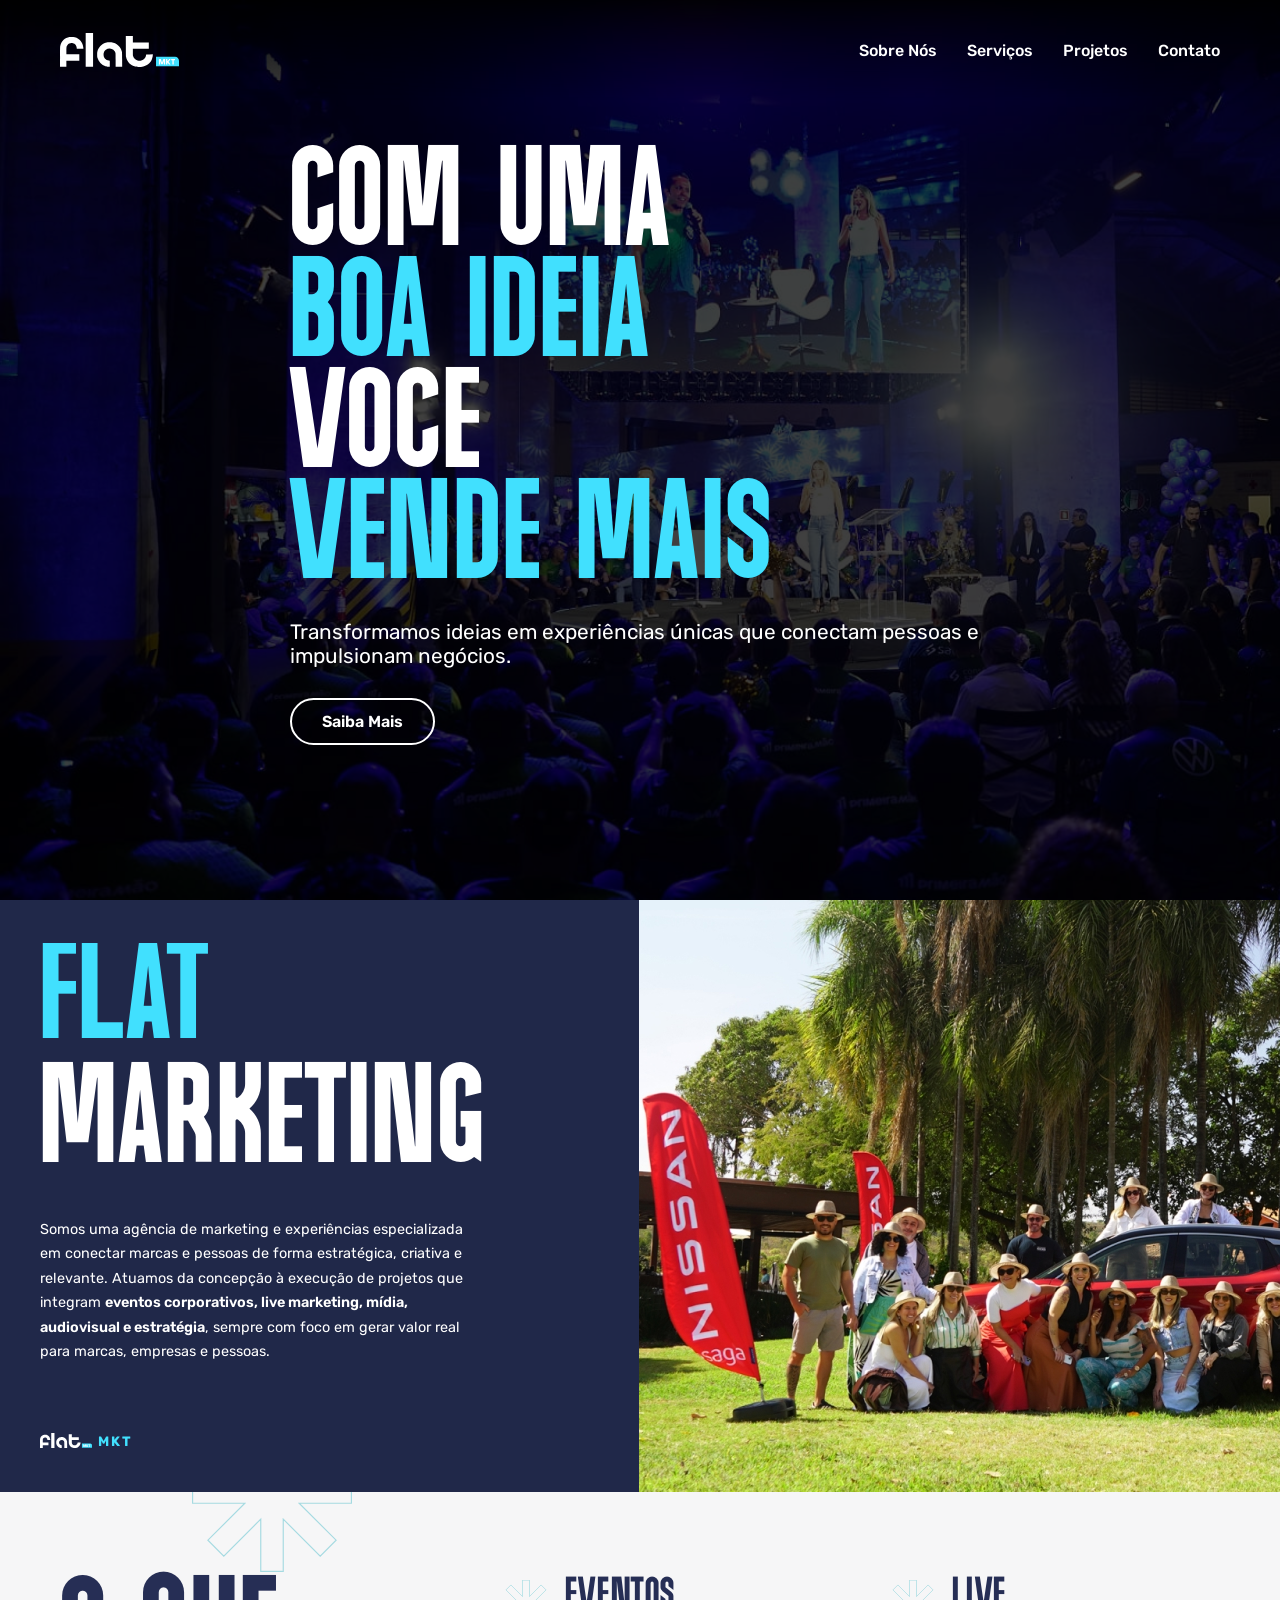
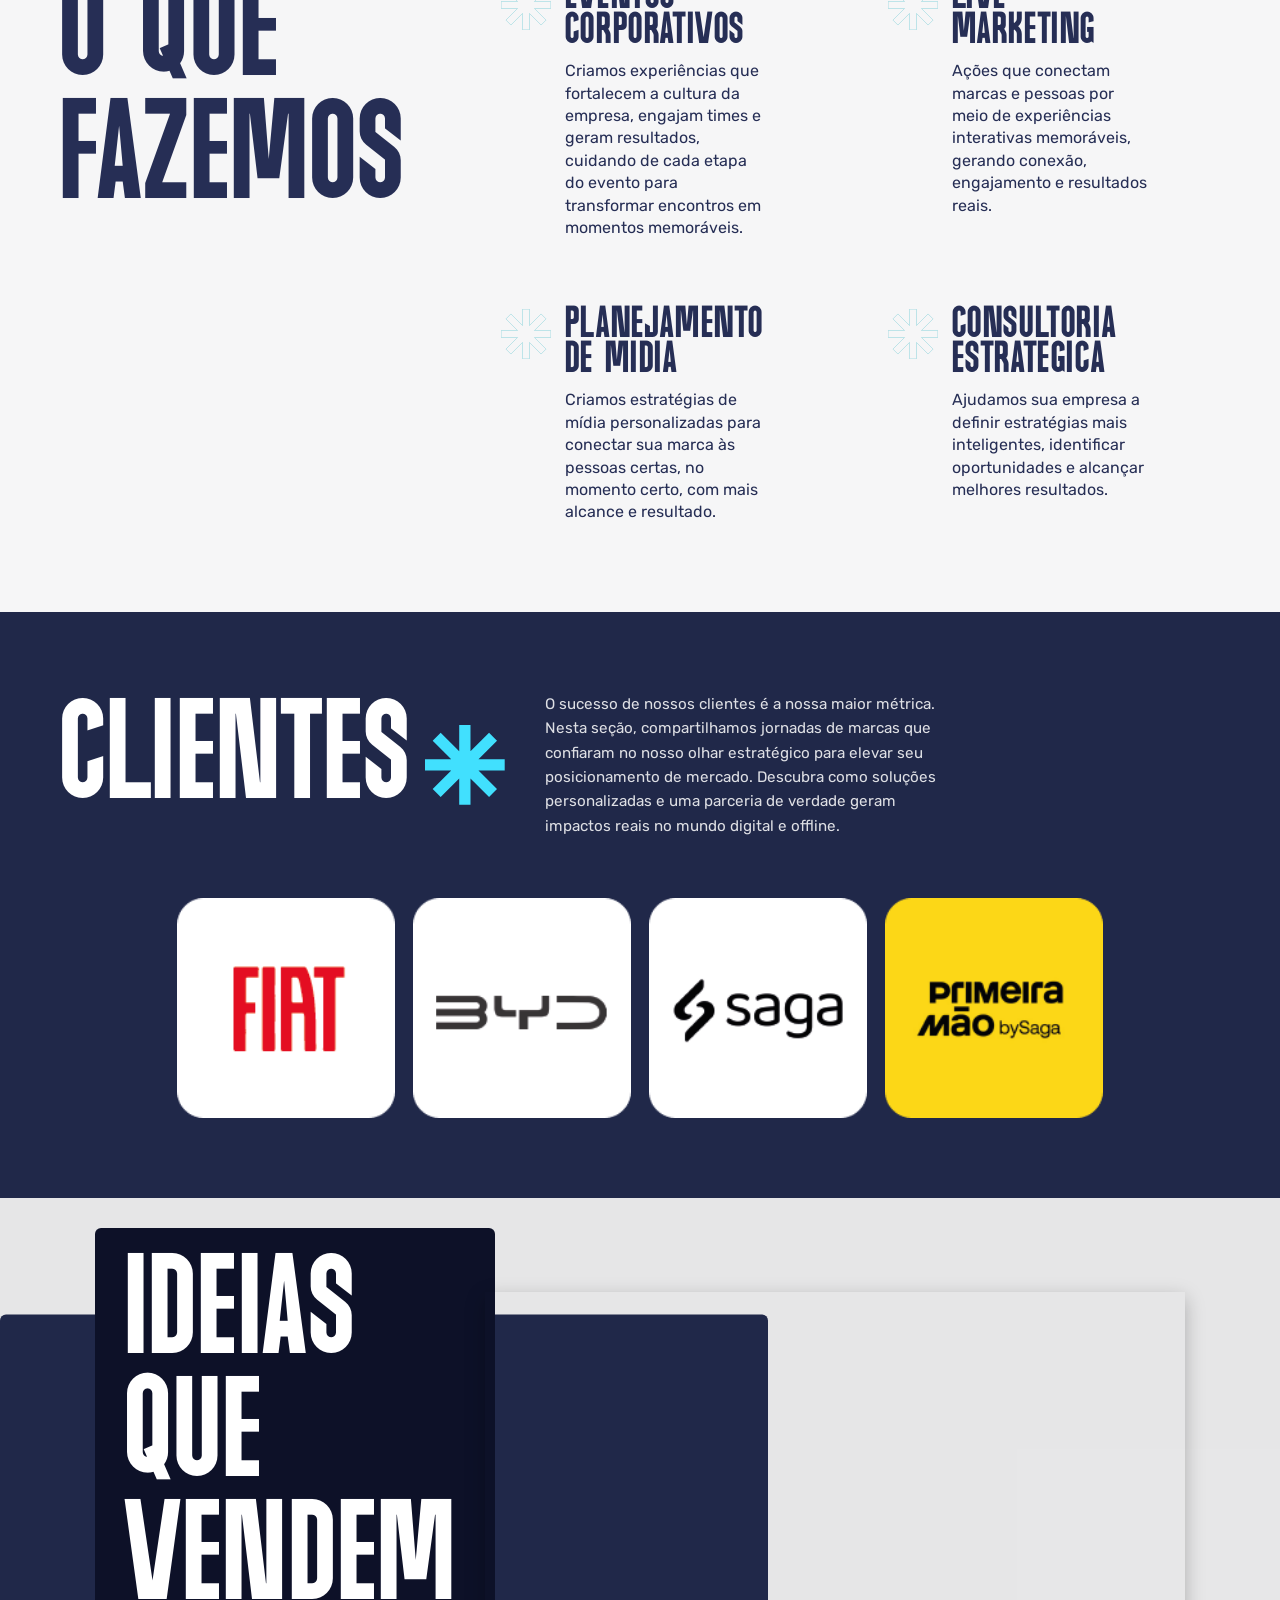
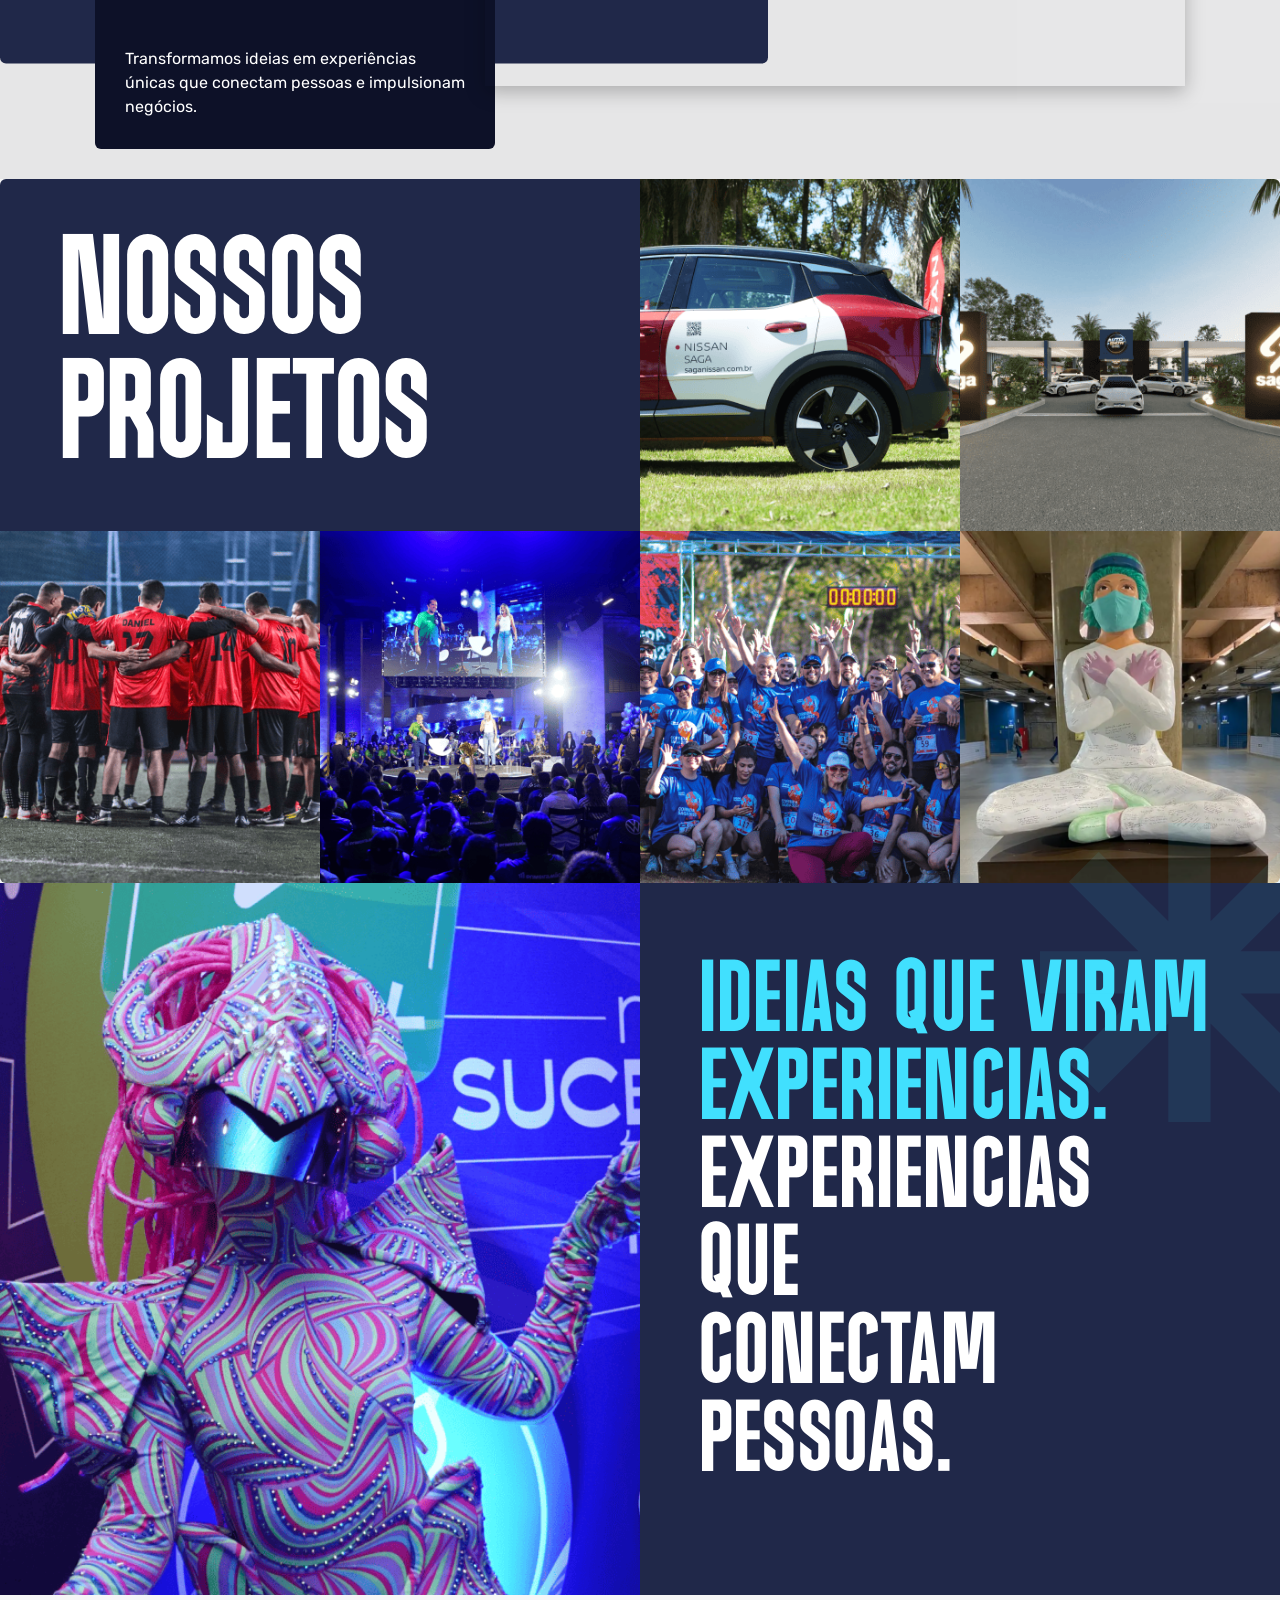
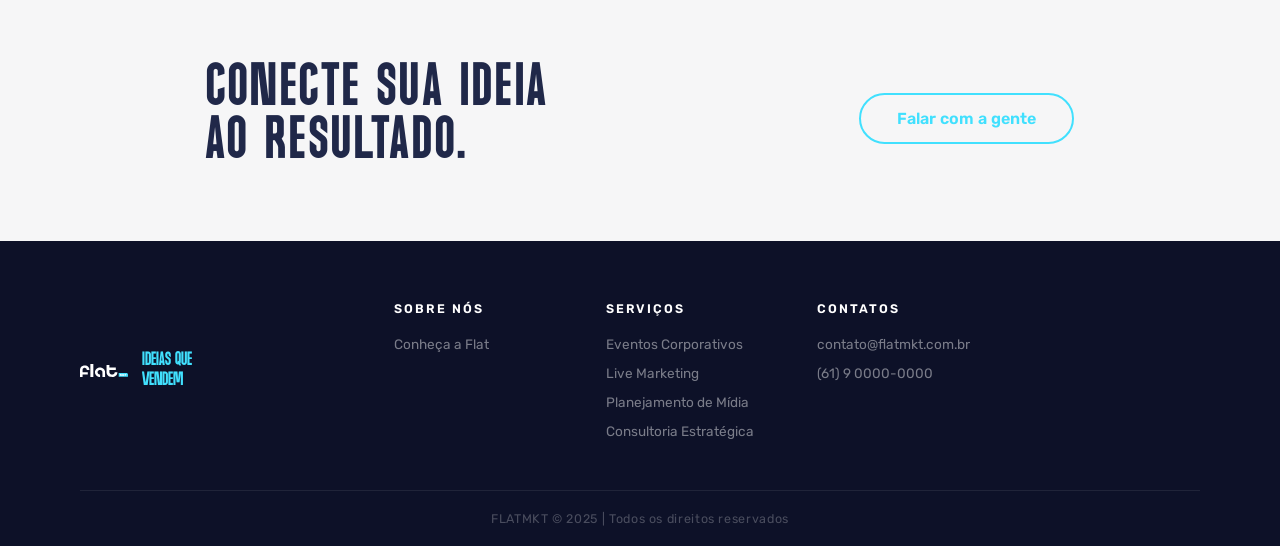
<file: index.html>
<!DOCTYPE html>
<html lang="pt-BR">

<head>
    <meta charset="UTF-8">
    <meta name="viewport" content="width=device-width, initial-scale=1.0">
    <title>FLAT - Ideias que Vendem</title>
    <link rel="icon" type="image/png" href="src/img/favicon.png">
    <link rel="stylesheet" href="style.css">
    <link href="https://fonts.googleapis.com/css2?family=Roboto:wght@400;700;900&display=swap" rel="stylesheet">
    <link rel="preconnect" href="https://fonts.googleapis.com">
    <link rel="preconnect" href="https://fonts.gstatic.com" crossorigin>
    <link
        href="https://fonts.googleapis.com/css2?family=Rubik:ital,wght@0,300..900;1,300..900&family=Russo+One&display=swap"
        rel="stylesheet">
</head>

<body>

    <!-- Navbar -->
    <header class="navbar">
        <div class="navbar_content">
            <div class="logo">
                <img src="src/img/logo.svg" alt="Logo Flat MKT">
            </div>

            <!-- Botão sanduíche -->
            <div class="menu-toggle" id="menu-toggle">
                <img src="src/img/detalhe-azul-claro.svg" alt="Menu" class="menu-toggle-icon">
            </div>

            <nav>
                <ul class="menu" id="menu">
                    <li><a href="#sobre">Sobre Nós</a></li>
                    <li><a href="#servicos">Serviços</a></li>
                    <li><a href="#projetos">Projetos</a></li>
                    <li><a href="em-construcao.html">Contato</a></li>
                </ul>
            </nav>
        </div>
    </header>

    <!-- Hero Section -->
    <section class="hero">
        <div class="overlay"></div>
        <div class="hero-content">
            <h1>
                <span> COM UMA <br> </span>
                <span class="blue">BOA IDEIA</span> <br>
                <span>VOCÊ</span> <span class="blue">VENDE MAIS</span>
            </h1>
            <p>Transformamos ideias em experiências únicas que conectam pessoas e impulsionam negócios.</p>
            <a href="#" class="btn">Saiba Mais</a>
        </div>
    </section>


    <!-- Seção Sobre -->
    <section class="sobre" id="sobre">
        <div class="container">

            <!-- Lado direito: conteúdo -->
            <div class="sobre-content">

                <!-- Elemento decorativo canto superior direito -->
                <!--             <div class="sobre-deco">
                <span class="deco-cyan"></span>
                <span class="deco-orange"></span>
                <span class="deco-green"></span>
                <span class="deco-yellow"></span>
            </div> -->

                <div class="sobre-text">
                    <h2>
                        <span class="sobre-flat">FLAT</span><br>
                        <span class="sobre-marketing">MARKETING</span>
                    </h2>
                    <p>Somos uma agência de marketing e experiências especializada em conectar marcas e pessoas de forma
                        estratégica, criativa e relevante. Atuamos da concepção à execução de projetos que integram
                        <strong>eventos corporativos, live marketing, mídia, audiovisual e estratégia</strong>, sempre
                        com foco em gerar valor real para marcas, empresas e pessoas.</p>
                </div>

                <div class="sobre-logo">
                    <img src="src/img/logo.svg" alt="Flat MKT">
                    <span>MKT</span>
                </div>

            </div>

            <!-- Lado esquerdo: foto -->
            <div class="sobre-img">
                <img src="src/img/sobre.jpg" alt="Flat Marketing" class="sobre-foto">
            </div>
        </div>


    </section>


    <!-- Services Section -->

    <section class="services" id="servicos">
        <img src="src/img/detalhe.svg" alt="" class="services-detalhe" id="services-detalhe">


        <div class="container">
            <h2 class="section-title">O QUE<br>FAZEMOS</h2>

            <div class="services-grid">
                <div class="service-item">
                    <img src="src/img/detalhe.svg" alt="" class="service-detalhe">
                    <h3>EVENTOS <br>CORPORATIVOS</h3>
                    <p>Criamos experiências que fortalecem a cultura da empresa, engajam times e geram resultados,
                        cuidando de cada etapa do evento para transformar encontros em momentos memoráveis.</p>
                </div>

                <div class="service-item">
                    <img src="src/img/detalhe.svg" alt="" class="service-detalhe">
                    <h3>LIVE <br>MARKETING</h3>
                    <p>Ações que conectam marcas e pessoas por meio de experiências interativas memoráveis, gerando
                        conexão, engajamento e resultados reais.</p>
                </div>

                <div class="service-item">
                    <img src="src/img/detalhe.svg" alt="" class="service-detalhe">
                    <h3>PLANEJAMENTO <br>DE MÍDIA</h3>
                    <p>Criamos estratégias de mídia personalizadas para conectar sua marca às pessoas certas, no momento
                        certo, com mais alcance e resultado.</p>
                </div>

                <div class="service-item">
                    <img src="src/img/detalhe.svg" alt="" class="service-detalhe">
                    <h3>CONSULTORIA <br>ESTRATÉGICA</h3>
                    <p>Ajudamos sua empresa a definir estratégias mais inteligentes, identificar oportunidades e
                        alcançar melhores resultados.</p>
                </div>
            </div>
        </div>

    </section>



    <!-- Seção Clientes -->

    <section class="clients">
        <div class="clients-header">
            <div class="clients-title-div">
                <h2 class="clients-title">CLIENTES</h2>
                <img src="src/img/detalhe-azul-claro.svg" alt="" class="clients-asterisk">
            </div>
            <p class="clients-desc">O sucesso de nossos clientes é a nossa maior métrica. Nesta seção, compartilhamos
                jornadas de marcas que confiaram no nosso olhar estratégico para elevar seu posicionamento de mercado.
                Descubra como soluções personalizadas e uma parceria de verdade geram impactos reais no mundo digital e
                offline.</p>
        </div>

        <div class="clients-marquee">
            <div class="clients-track">
                <!-- originais -->
                <div class="client-card"><img src="src/img/cliente1.png" alt="Cliente 1"></div>
                <div class="client-card"><img src="src/img/cliente2.png" alt="Cliente 2"></div>
                <div class="client-card"><img src="src/img/cliente3.png" alt="Cliente 3"></div>
                <div class="client-card"><img src="src/img/cliente4.png" alt="Cliente 4"></div>
                <div class="client-card"><img src="src/img/cliente5.png" alt="Cliente 5"></div>
                <div class="client-card"><img src="src/img/cliente6.png" alt="Cliente 6"></div>
                <div class="client-card"><img src="src/img/cliente7.png" alt="Cliente 7"></div>
                <div class="client-card"><img src="src/img/cliente8.png" alt="Cliente 8"></div>
                <div class="client-card"><img src="src/img/cliente9.png" alt="Cliente 9"></div>
                <div class="client-card"><img src="src/img/cliente10.png" alt="Cliente 10"></div>
                <div class="client-card"><img src="src/img/cliente11.png" alt="Cliente 11"></div>
                <div class="client-card"><img src="src/img/cliente12.png" alt="Cliente 12"></div>
                <div class="client-card"><img src="src/img/cliente13.png" alt="Cliente 13"></div>
                <div class="client-card"><img src="src/img/cliente14.png" alt="Cliente 14"></div>
                <!-- duplicados para loop contínuo -->
                <div class="client-card"><img src="src/img/cliente1.png" alt="Cliente 1"></div>
                <div class="client-card"><img src="src/img/cliente2.png" alt="Cliente 2"></div>
                <div class="client-card"><img src="src/img/cliente3.png" alt="Cliente 3"></div>
                <div class="client-card"><img src="src/img/cliente4.png" alt="Cliente 4"></div>
                <div class="client-card"><img src="src/img/cliente5.png" alt="Cliente 5"></div>
                <div class="client-card"><img src="src/img/cliente6.png" alt="Cliente 6"></div>
                <div class="client-card"><img src="src/img/cliente7.png" alt="Cliente 7"></div>
                <div class="client-card"><img src="src/img/cliente8.png" alt="Cliente 8"></div>
                <div class="client-card"><img src="src/img/cliente9.png" alt="Cliente 9"></div>
                <div class="client-card"><img src="src/img/cliente10.png" alt="Cliente 10"></div>
                <div class="client-card"><img src="src/img/cliente11.png" alt="Cliente 11"></div>
                <div class="client-card"><img src="src/img/cliente12.png" alt="Cliente 12"></div>
                <div class="client-card"><img src="src/img/cliente13.png" alt="Cliente 13"></div>
                <div class="client-card"><img src="src/img/cliente14.png" alt="Cliente 14"></div>
            </div>
        </div>
    </section>



    <!-- Seção do Vídeo -->


    <section class="ideas">
        <div class="container">
            <!-- Texto -->
            <div class="ideas-text">
                <h2>IDEIAS<br>QUE VENDEM</h2>
                <p>Transformamos ideias em experiências únicas que conectam pessoas e impulsionam negócios.</p>
            </div>

            <!-- Vídeo -->
            <div class="ideas-video">
                <iframe
                    src="https://player.vimeo.com/video/1181977382?badge=0&amp;autopause=0&amp;player_id=0&amp;app_id=58479&amp;title=0&amp;byline=0&amp;portrait=0"
                    frameborder="0" allow="autoplay; fullscreen; picture-in-picture; clipboard-write; encrypted-media"
                    allowfullscreen>
                </iframe>
            </div>
        </div>
    </section>

    <!-- Seção Projetos -->

    <section class="projects" id="projetos">
        <div class="projects-container-bg">
            <div class="projects-container">

                <!-- Grade de projetos -->
                <div class="projects-grid">
                    <div class="projects-text">
                        <h2>NOSSOS<br>PROJETOS</h2>

                    </div>

                    <a class="project-item" href="em-construcao.html">
                        <img src="src/img/projeto1.png" alt="Projeto 1">
                    </a>

                    <a class="project-item" href="em-construcao.html">
                        <img src="src/img/projeto2.png" alt="Projeto 2">
                    </a>

                    <a class="project-item" href="em-construcao.html">
                        <img src="src/img/projeto3.png" alt="Projeto 9">
                    </a>

                    <a class="project-item" href="em-construcao.html">
                        <img src="src/img/projeto4.png" alt="Projeto 10">
                    </a>

                    <a class="project-item" href="em-construcao.html">
                        <img src="src/img/projeto5.png" alt="Projeto 3">
                    </a>

                    <a class="project-item hover-text" href="em-construcao.html">
                        <div class="overlay">
                            <h3>EXEMPLO DE PROJETO</h3>
                            <p>A foto vai ficar assim quando o usuário passar o mouse.</p>
                        </div>
                        <img src="src/img/projeto6.png" alt="Projeto 4">
                    </a>

                    <!-- <div class="project-item">
                    <img src="src/img/projeto5.png" alt="Projeto 5">
                </div>

                <div class="project-item">
                    <img src="src/img/projeto6.png" alt="Projeto 6">
                </div>

                <div class="project-item">
                    <img src="src/img/projeto7.png" alt="Projeto 7">
                </div>

                <div class="project-item">
                    <img src="src/img/projeto8.png" alt="Projeto 8">
                </div> -->
                </div>
            </div>
        </div>
    </section>


    <!-- Seção CTA com imagem -->
    <section class="cta-hero">
        <img src="src/img/detalhe-azul-claro.svg" alt="" class="home-deco cta-hero-deco">
        <div class="cta-hero-img">
            <img src="src/img/Frame 6.png" alt="Ideias que vendem">
        </div>
        <div class="cta-hero-text">
            <h2>
                <span class="blue">IDEIAS QUE VIRAM<br>EXPERIÊNCIAS.</span><br>
                EXPERIÊNCIAS QUE<br>CONECTAM PESSOAS.
            </h2>
            <!--             <p>Nosso foco é dar vida a ideias que geram impacto, fortalecem relacionamentos e constroem memórias inesquecíveis.</p>
            <a href="#" class="btn">Saiba Mais</a> -->
        </div>
    </section>


    <!-- Banner CTA -->
    <section class="cta-banner">
        <div class="cta-banner-content">
            <h2>CONECTE SUA IDEIA<br>AO RESULTADO.</h2>
            <a href="#" class="btn btn-blue">Falar com a gente</a>
        </div>
    </section>


    <!-- Footer -->
    <footer class="footer">
        <div class="footer-content">

            <!-- Logo + tagline -->
            <div class="footer-brand">
                <img src="src/img/logo.svg" alt="Flat MKT" class="footer-logo">
                <p class="footer-tagline">IDEIAS QUE<br>VENDEM</p>
            </div>

            <!-- Sobre Nós -->
            <div class="footer-col">
                <h4>Sobre Nós</h4>
                <ul>
                    <li><a href="#">Conheça a Flat</a></li>
                </ul>
            </div>

            <!-- Serviços -->
            <div class="footer-col">
                <h4>Serviços</h4>
                <ul>
                    <li><a href="#">Eventos Corporativos</a></li>
                    <li><a href="#">Live Marketing</a></li>
                    <li><a href="#">Planejamento de Mídia</a></li>
                    <li><a href="#">Consultoria Estratégica</a></li>
                </ul>
            </div>
            <!-- 

            <div class="footer-col">
                <h4>Projetos</h4>
                <ul>
                    <li><a href="#">Projeto 1</a></li>
                    <li><a href="#">Projeto 2</a></li>
                    <li><a href="#">Projeto 3</a></li>
                    <li><a href="#">Ver todos</a></li>
                </ul>
            </div>
 -->
            <!-- Contatos -->
            <div class="footer-col">
                <h4>Contatos</h4>
                <ul>
                    <li><a href="#">contato@flatmkt.com.br</a></li>
                    <li><a href="#">(61) 9 0000-0000</a></li>
                </ul>
            </div>

        </div>

        <div class="footer-bottom">
            <p>FLATMKT © 2025 | Todos os direitos reservados</p>
        </div>
    </footer>


    <script src="script.js"></script>
</body>

</html>
</file>
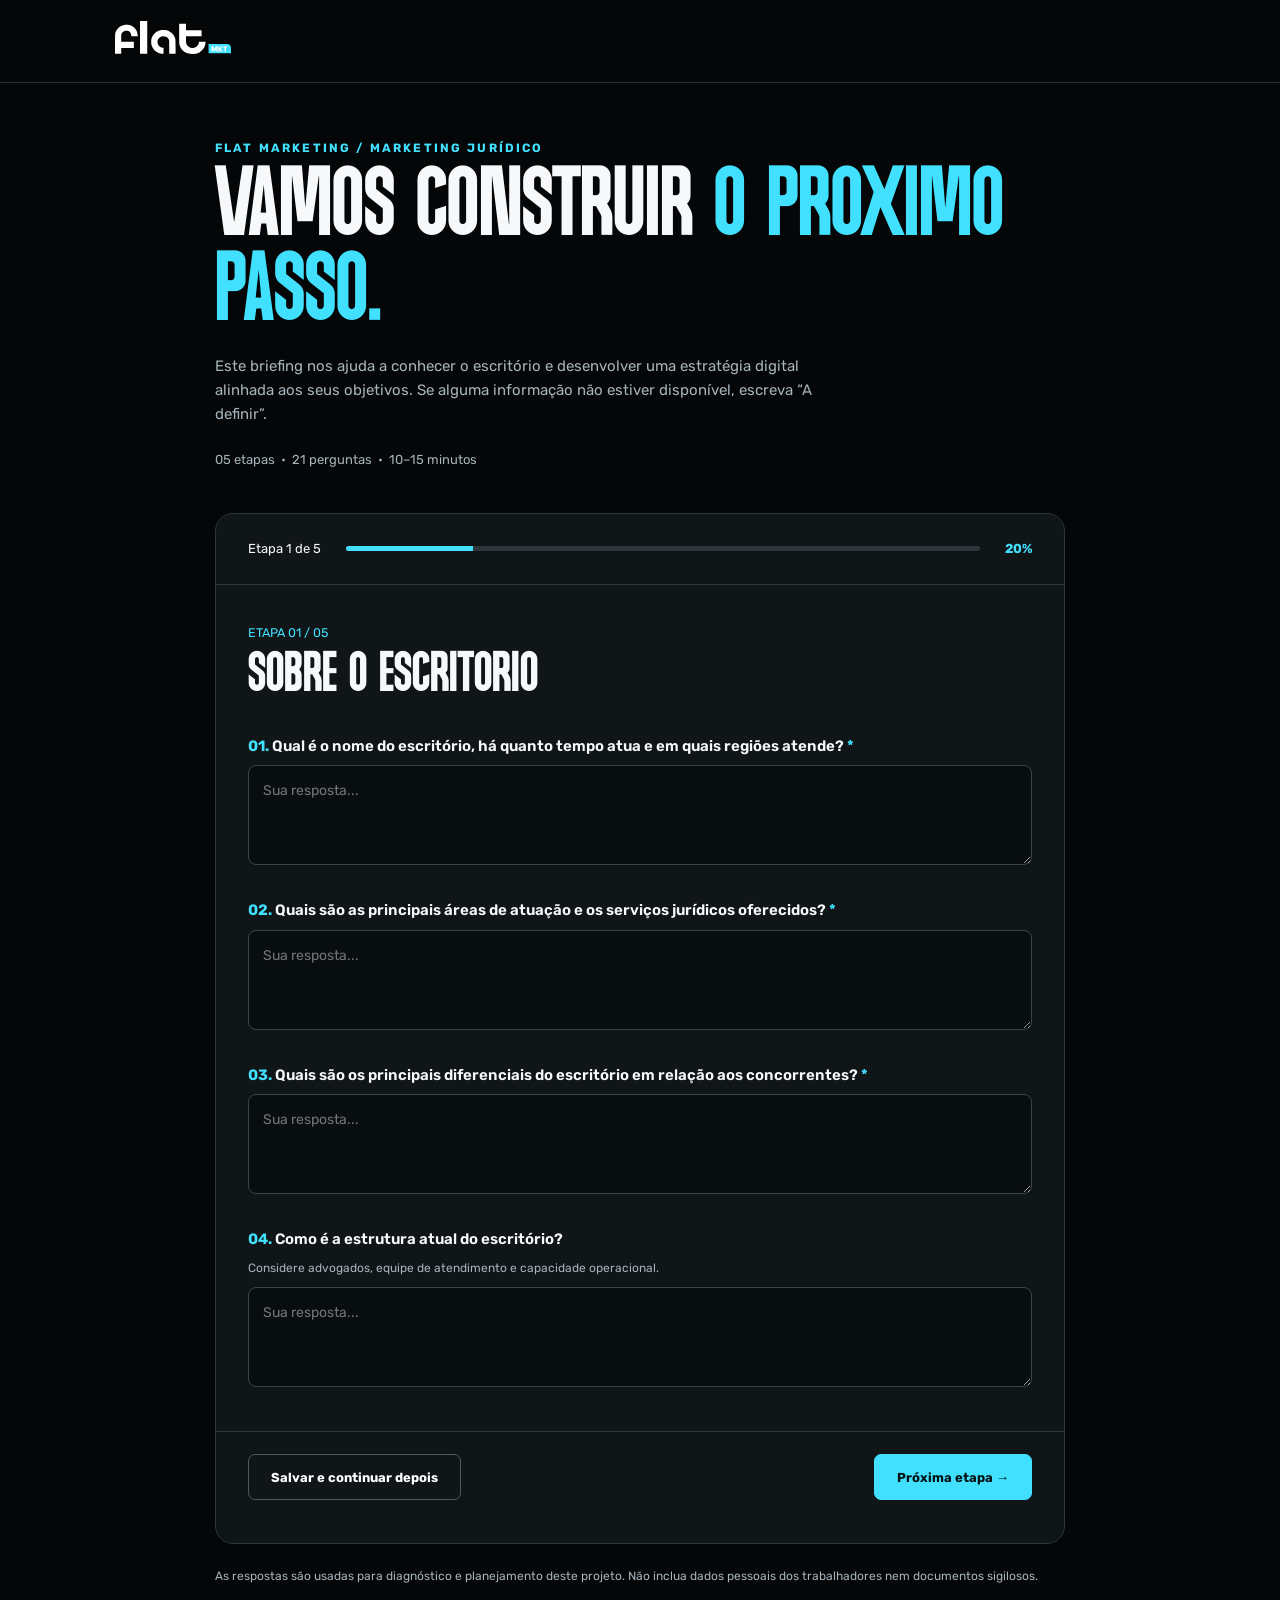
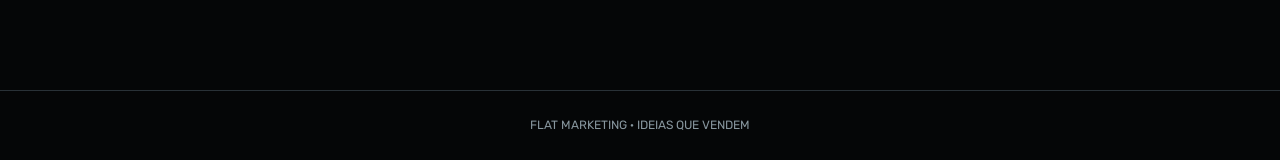
<file: briefing/george-burlamaque/index.html>
<!doctype html>
<html lang="pt-BR">
  <head>
    <meta charset="UTF-8" />
    <meta name="viewport" content="width=device-width,initial-scale=1" />
    <meta name="theme-color" content="#000000" />
    <title>Briefing Estratégico — George Burlamaque | Flat Marketing</title>
    <link rel="icon" href="../../src/img/favicon.png" />
    <link
      href="https://fonts.googleapis.com/css2?family=Rubik:wght@400;500;600;700&display=swap"
      rel="stylesheet"
    />
    <style>
      @font-face {
        font-family: Dakdo;
        src: url("../../src/font/DAKDO.woff") format("woff");
        font-display: swap;
      }
      * {
        box-sizing: border-box;
      }
      body {
        margin: 0;
        background: #050607;
        color: #f6f8fa;
        font:
          15px/1.6 Rubik,
          Arial,
          sans-serif;
      }
      header {
        padding: 21px max(20px, calc((100vw - 1050px) / 2));
        border-bottom: 1px solid #293137;
      }
      header img {
        width: 116px;
        max-height: 55px;
      }
      .wrap {
        max-width: 890px;
        padding: 56px 20px 80px;
        margin: auto;
      }
      .accent {
        color: #41e0fe;
      }
      .eyebrow {
        font-size: 12px;
        letter-spacing: 0.18em;
        font-weight: 700;
      }
      .intro h1,
      h2 {
        font-family: Dakdo, Rubik, sans-serif;
        text-transform: uppercase;
        font-weight: 500;
        line-height: 1.08;
      }
      .intro h1 {
        font-size: clamp(44px, 8vw, 78px);
        margin: 12px 0;
      }
      .intro p,
      .hint,
      .note {
        color: #a5b3bb;
      }
      .intro p {
        max-width: 620px;
      }
      .stats {
        margin: 24px 0 42px;
        color: #a5b3bb;
        font-size: 13px;
      }
      .panel {
        background: #101518;
        border: 1px solid #2b363d;
        border-radius: 18px;
        overflow: hidden;
      }
      .progress {
        padding: 25px 32px;
        border-bottom: 1px solid #2b363d;
        font-size: 13px;
        display: flex;
        justify-content: space-between;
        align-items: center;
        gap: 25px;
      }
      .meter {
        height: 5px;
        background: #2b363d;
        border-radius: 5px;
        flex: 1;
        overflow: hidden;
      }
      .fill {
        background: #41e0fe;
        width: 20%;
        height: 100%;
        transition: width 0.2s;
      }
      .step {
        padding: 35px 32px 10px;
      }
      .step[hidden] {
        display: none;
      }
      .step h2 {
        font-size: clamp(30px, 5vw, 45px);
        margin: 10px 0 32px;
      }
      .field {
        margin: 0 0 27px;
      }
      .field label {
        display: block;
        font-weight: 600;
        line-height: 1.5;
        margin-bottom: 8px;
      }
      .hint {
        font-size: 12px;
        margin: 0 0 9px;
      }
      textarea {
        width: 100%;
        border: 1px solid #38454e;
        border-radius: 8px;
        background: #080d10;
        color: #fff;
        padding: 14px;
        font:
          14px/1.6 Rubik,
          Arial,
          sans-serif;
        resize: vertical;
        min-height: 100px;
      }
      textarea:focus {
        outline: 2px solid #41e0fe;
        outline-offset: 1px;
      }
      textarea.invalid {
        border-color: #ff8585;
      }
      .error {
        font-size: 12px;
        color: #ff8585;
      }
      .actions {
        padding: 22px 32px 30px;
        border-top: 1px solid #2b363d;
        display: flex;
        justify-content: space-between;
        gap: 10px;
      }
      button {
        padding: 13px 22px;
        min-height: 46px;
        border-radius: 7px;
        cursor: pointer;
        font:
          700 13px Rubik,
          Arial,
          sans-serif;
        border: 1px solid #4a5a62;
        background: transparent;
        color: #fff;
      }
      button.primary {
        background: #41e0fe;
        border-color: #41e0fe;
        color: #041315;
      }
      button:disabled {
        opacity: 0.6;
        cursor: wait;
      }
      .note {
        font-size: 12px;
        margin: 22px 0;
        line-height: 1.8;
      }
      .message {
        color: #ff8585;
        font-size: 13px;
        padding: 0 32px;
      }
      .done {
        padding: 65px 35px;
        text-align: center;
      }
      .done h2 {
        font-size: 46px;
      }
      .done p {
        color: #a5b3bb;
      }
      .hide {
        display: none !important;
      }
      footer {
        text-align: center;
        padding: 25px;
        color: #87969e;
        border-top: 1px solid #293137;
        font-size: 12px;
      }
      @media (max-width: 600px) {
        .wrap {
          padding: 35px 15px 60px;
        }
        .step {
          padding: 25px 20px 5px;
        }
        .progress {
          padding: 20px;
        }
        .actions {
          padding: 20px;
        }
        .intro h1 {
          font-size: 48px;
        }
      }
    </style>
  </head>
  <body>
    <header>
      <a href="../../" aria-label="Flat Marketing"
        ><img alt="Flat Marketing" src="../../src/img/logo.svg"
      /></a>
    </header>
    <main class="wrap">
      <div class="intro">
        <div class="eyebrow accent">FLAT MARKETING / MARKETING JURÍDICO</div>
        <h1>Vamos construir <span class="accent">o próximo passo.</span></h1>
        <p>
          Este briefing nos ajuda a conhecer o escritório e
          desenvolver uma estratégia digital alinhada aos seus objetivos. Se
          alguma informação não estiver disponível, escreva “A definir”.
        </p>
        <div class="stats">
          05 etapas &nbsp;•&nbsp; 21 perguntas &nbsp;•&nbsp; 10–15 minutos
        </div>
      </div>
      <div class="panel" id="panel">
        <div class="progress" id="progress">
          <span id="progressText">Etapa 1 de 5</span>
          <div
            class="meter"
            role="progressbar"
            aria-label="Progresso"
            aria-valuemin="0"
            aria-valuemax="100"
            aria-valuenow="20"
            id="meter"
          >
            <div class="fill" id="fill"></div>
          </div>
          <b class="accent" id="percent">20%</b>
        </div>
        <form
          id="briefing"
          name="briefing-george-burlamaque"
          method="POST"
          data-netlify="true"
          netlify-honeypot="bot-field"
        >
          <input
            type="hidden"
            name="form-name"
            value="briefing-george-burlamaque"
          />
          <p hidden>
            <label>Não preencher <input name="bot-field" /></label>
          </p>
          <section class="step" data-step="0">
            <small class="accent">ETAPA 01 / 05</small>
            <h2>Sobre o escritório</h2>
            <div class="field">
              <label for="q1"
                ><b class="accent">01.</b> Qual é o nome do escritório, há
                quanto tempo atua e em quais regiões atende?
                <span class="accent">*</span></label
              ><textarea
                id="q1"
                name="q1"
                rows="3"
                placeholder="Sua resposta..."
                required
              ></textarea>
              <div class="error" aria-live="polite"></div>
            </div>
            <div class="field">
              <label for="q2"
                ><b class="accent">02.</b> Quais são as principais áreas de
                atuação e os serviços jurídicos oferecidos?
                <span class="accent">*</span></label
              ><textarea
                id="q2"
                name="q2"
                rows="3"
                placeholder="Sua resposta..."
                required
              ></textarea>
              <div class="error" aria-live="polite"></div>
            </div>
            <div class="field">
              <label for="q3"
                ><b class="accent">03.</b> Quais são os principais diferenciais
                do escritório em relação aos concorrentes?
                <span class="accent">*</span></label
              ><textarea
                id="q3"
                name="q3"
                rows="3"
                placeholder="Sua resposta..."
                required
              ></textarea>
              <div class="error" aria-live="polite"></div>
            </div>
            <div class="field">
              <label for="q4"
                ><b class="accent">04.</b> Como é a estrutura atual do
                escritório?</label
              >
              <p class="hint">
                Considere advogados, equipe de atendimento e capacidade
                operacional.
              </p>
              <textarea
                id="q4"
                name="q4"
                rows="3"
                placeholder="Sua resposta..."
              ></textarea>
              <div class="error" aria-live="polite"></div>
            </div>
          </section>
          <section class="step" data-step="1" hidden>
            <small class="accent">ETAPA 02 / 05</small>
            <h2>Serviços e oportunidades</h2>
            <div class="field">
              <label for="q5"
                ><b class="accent">05.</b> Quais demandas trabalhistas são mais
                recorrentes entre seus clientes?
                <span class="accent">*</span></label
              >
              <p class="hint">
                Ex.: verbas rescisórias, horas extras, FGTS, adicionais e
                assédio moral.
              </p>
              <textarea
                id="q5"
                name="q5"
                rows="3"
                placeholder="Sua resposta..."
                required
              ></textarea>
              <div class="error" aria-live="polite"></div>
            </div>
            <div class="field">
              <label for="q6"
                ><b class="accent">06.</b> Quais serviços ou tipos de ações
                trabalhistas deseja priorizar na estratégia digital? Por quê?
                <span class="accent">*</span></label
              ><textarea
                id="q6"
                name="q6"
                rows="3"
                placeholder="Sua resposta..."
                required
              ></textarea>
              <div class="error" aria-live="polite"></div>
            </div>
            <div class="field">
              <label for="q7"
                ><b class="accent">07.</b> Quais experiências anteriores
                demonstram a especialização do escritório nessas
                demandas?</label
              >
              <p class="hint">Não inclua dados sigilosos.</p>
              <textarea
                id="q7"
                name="q7"
                rows="3"
                placeholder="Sua resposta..."
              ></textarea>
              <div class="error" aria-live="polite"></div>
            </div>
          </section>
          <section class="step" data-step="2" hidden>
            <small class="accent">ETAPA 03 / 05</small>
            <h2>Público-alvo e comunicação</h2>
            <div class="field">
              <label for="q8"
                ><b class="accent">08.</b> Qual é o perfil dos clientes que o
                escritório deseja atrair? <span class="accent">*</span></label
              >
              <p class="hint">
                Considere profissão, localização e situação profissional.
              </p>
              <textarea
                id="q8"
                name="q8"
                rows="3"
                placeholder="Sua resposta..."
                required
              ></textarea>
              <div class="error" aria-live="polite"></div>
            </div>
            <div class="field">
              <label for="q9"
                ><b class="accent">09.</b> Quais problemas, dificuldades ou
                possíveis injustiças são mais frequentemente relatados pelos
                trabalhadores? <span class="accent">*</span></label
              ><textarea
                id="q9"
                name="q9"
                rows="3"
                placeholder="Sua resposta..."
                required
              ></textarea>
              <div class="error" aria-live="polite"></div>
            </div>
            <div class="field">
              <label for="q10"
                ><b class="accent">10.</b> Quais medos, dúvidas e objeções
                impedem essas pessoas de buscar orientação jurídica?
                <span class="accent">*</span></label
              ><textarea
                id="q10"
                name="q10"
                rows="3"
                placeholder="Sua resposta..."
                required
              ></textarea>
              <div class="error" aria-live="polite"></div>
            </div>
            <div class="field">
              <label for="q11"
                ><b class="accent">11.</b> O que leva um trabalhador a procurar
                um advogado e a escolher contratar o escritório?
                <span class="accent">*</span></label
              ><textarea
                id="q11"
                name="q11"
                rows="3"
                placeholder="Sua resposta..."
                required
              ></textarea>
              <div class="error" aria-live="polite"></div>
            </div>
          </section>
          <section class="step" data-step="3" hidden>
            <small class="accent">ETAPA 04 / 05</small>
            <h2>Trabalhadores demitidos</h2>
            <div class="field">
              <label for="q12"
                ><b class="accent">12.</b> Qual é o contexto dos desligamentos
                dos aproximadamente 80 mil trabalhadores de hipermercados?
                <span class="accent">*</span></label
              >
              <p class="hint">
                Demissões em massa, fechamento de unidades, reestruturação ou
                períodos diferentes?
              </p>
              <textarea
                id="q12"
                name="q12"
                rows="3"
                placeholder="Sua resposta..."
                required
              ></textarea>
              <div class="error" aria-live="polite"></div>
            </div>
            <div class="field">
              <label for="q13"
                ><b class="accent">13.</b> Quais possíveis irregularidades ou
                demandas trabalhistas podem ser comuns entre esses
                trabalhadores? <span class="accent">*</span></label
              >
              <p class="hint">
                Relate situações identificadas ou observadas em casos
                semelhantes.
              </p>
              <textarea
                id="q13"
                name="q13"
                rows="3"
                placeholder="Sua resposta..."
                required
              ></textarea>
              <div class="error" aria-live="polite"></div>
            </div>
            <div class="field">
              <label for="q14"
                ><b class="accent">14.</b> Como foi obtida a base, quais
                informações estão disponíveis e há fundamento legal documentado
                para o uso em comunicações? <span class="accent">*</span></label
              >
              <p class="hint">Não envie dados pessoais dos trabalhadores.</p>
              <textarea
                id="q14"
                name="q14"
                rows="3"
                placeholder="Sua resposta..."
                required
              ></textarea>
              <div class="error" aria-live="polite"></div>
            </div>
            <div class="field">
              <label for="q15"
                ><b class="accent">15.</b> O que o escritório pode oferecer para
                ajudar esses trabalhadores a compreender seus direitos?
                <span class="accent">*</span></label
              >
              <p class="hint">
                Ex.: conteúdos educativos, checklist ou orientação individual
                solicitada.
              </p>
              <textarea
                id="q15"
                name="q15"
                rows="3"
                placeholder="Sua resposta..."
                required
              ></textarea>
              <div class="error" aria-live="polite"></div>
            </div>
          </section>
          <section class="step" data-step="4" hidden>
            <small class="accent">ETAPA 05 / 05</small>
            <h2>Atendimento, marketing e objetivos</h2>
            <div class="field">
              <label for="q16"
                ><b class="accent">16.</b> Como os clientes chegam atualmente ao
                escritório e como funciona o atendimento até a assinatura do
                contrato? <span class="accent">*</span></label
              >
              <p class="hint">
                Informe, se possível, média de atendimentos, contratos e
                capacidade de expansão.
              </p>
              <textarea
                id="q16"
                name="q16"
                rows="3"
                placeholder="Sua resposta..."
                required
              ></textarea>
              <div class="error" aria-live="polite"></div>
            </div>
            <div class="field">
              <label for="q17"><b class="accent">17.</b> O escritório já possui identidade visual e logomarca definidas? <span class="accent">*</span></label>
              <p class="hint">Informe se há logotipo em alta resolução, paleta de cores, fontes e manual da marca. Há interesse em atualizar a identidade?</p>
              <textarea id="q17" name="q17" rows="3" placeholder="Sua resposta..." required></textarea>
              <div class="error" aria-live="polite"></div>
            </div>
            <div class="field">
              <label for="q18"><b class="accent">18.</b> O escritório possui site atualmente? <span class="accent">*</span></label>
              <p class="hint">Informe o endereço, se houver. O que deseja manter, melhorar ou incluir em um novo site?</p>
              <textarea id="q18" name="q18" rows="3" placeholder="Sua resposta..." required></textarea>
              <div class="error" aria-live="polite"></div>
            </div>
            <div class="field">
              <label for="q19"><b class="accent">19.</b> Em quais redes sociais o escritório está presente? <span class="accent">*</span></label>
              <p class="hint">Compartilhe os links dos perfis e diga quais redes deseja priorizar e se já publica conteúdos regularmente.</p>
              <textarea id="q19" name="q19" rows="3" placeholder="Sua resposta..." required></textarea>
              <div class="error" aria-live="polite"></div>
            </div>
            <div class="field">
              <label for="q20"><b class="accent">20.</b> Quais ações de marketing digital já foram realizadas? <span class="accent">*</span></label>
              <p class="hint">Cite campanhas de anúncios, produção de conteúdo ou outras ações e seus resultados, se disponíveis.</p>
              <textarea id="q20" name="q20" rows="3" placeholder="Sua resposta..." required></textarea>
              <div class="error" aria-live="polite"></div>
            </div>
            <div class="field">
              <label for="q21"><b class="accent">21.</b> Quais objetivos deseja alcançar em 6 a 12 meses e qual orçamento prevê para marketing digital? <span class="accent">*</span></label>
              <p class="hint">Considere metas de atendimentos, contratos e fortalecimento da marca.</p>
              <textarea id="q21" name="q21" rows="3" placeholder="Sua resposta..." required></textarea>
              <div class="error" aria-live="polite"></div>
            </div>
          </section>
          <div class="actions">
            <button type="button" id="saveDraft">Salvar e continuar depois</button>
            <button type="button" id="back">← Voltar</button
            ><button class="primary" type="button" id="next">
              Próxima etapa →
            </button>
          </div>
          <p class="message" id="message" aria-live="polite"></p>
        </form>
        <div id="done" class="done hide">
          <h2 class="accent">Briefing recebido!</h2>
          <p>
            Obrigado! A Flat Marketing utilizará suas respostas para preparar o
            diagnóstico estratégico.
          </p>
        </div>
      </div>
      <p class="note">
        As respostas são usadas para diagnóstico e planejamento deste projeto.
        Não inclua dados pessoais dos trabalhadores nem documentos sigilosos.
      </p>
    </main>
    <footer>FLAT MARKETING · IDEIAS QUE VENDEM</footer>
    <script>
      (() => {
        "use strict";
        const form = document.getElementById("briefing"),
          steps = [...form.querySelectorAll(".step")],
          next = document.getElementById("next"),
          back = document.getElementById("back"),
          msg = document.getElementById("message");
        let index = 0,
          sending = false;
        const key = "flat-george-briefing-v1";
        function save() {
          try {
            const o = {};
            form
              .querySelectorAll("textarea")
              .forEach((x) => (o[x.name] = x.value));
            localStorage.setItem(key, JSON.stringify({ answers: o, step: index, savedAt: Date.now() }));
          } catch (e) {}
        }
        try {
          const draft = JSON.parse(localStorage.getItem(key) || "null");
          const o = draft && draft.answers ? draft.answers : {};
          if (draft && Number.isInteger(draft.step)) index = Math.min(4, Math.max(0, draft.step));
          form.querySelectorAll("textarea").forEach((x) => {
            if (typeof o[x.name] === "string") x.value = o[x.name];
          });
        } catch (e) {}
        function render() {
          steps.forEach((s, i) => (s.hidden = i !== index));
          const p = Math.round(((index + 1) / 5) * 100);
          document.getElementById("fill").style.width = p + "%";
          document.getElementById("percent").textContent = p + "%";
          document.getElementById("progressText").textContent =
            "Etapa " + (index + 1) + " de 5";
          document.getElementById("meter").setAttribute("aria-valuenow", p);
          back.style.visibility = index === 0 ? "hidden" : "visible";
          next.textContent =
            index === 4 ? "Enviar briefing ✓" : "Próxima etapa →";
          msg.textContent = "";
        }
        function validate() {
          let first = null;
          steps[index].querySelectorAll("textarea[required]").forEach((x) => {
            const bad = !x.value.trim();
            x.classList.toggle("invalid", bad);
            x.nextElementSibling.textContent = bad
              ? "Esta resposta é obrigatória."
              : "";
            if (bad && !first) first = x;
          });
          if (first) first.focus();
          return !first;
        }
        form.addEventListener("input", (e) => {
          if (e.target.matches("textarea")) {
            e.target.classList.remove("invalid");
            e.target.nextElementSibling.textContent = "";
            save();
          }
        });
        document.getElementById("saveDraft").onclick = () => {
          try {
            save();
            if (!localStorage.getItem(key)) throw Error("Rascunho não armazenado");
            msg.style.color = "#41e0fe";
            msg.textContent = "Rascunho salvo neste navegador. Volte a este endereço no mesmo dispositivo para continuar."; 
          } catch(e) {
            msg.style.color = "#ff8585";
            msg.textContent = "O navegador não permitiu salvar. Verifique as permissões e tente novamente.";
          }
        };
        back.onclick = () => {
          if (index) {
            index--;
            render();
            document
              .getElementById("panel")
              .scrollIntoView({ behavior: "smooth" });
          }
        };
        async function submit() {
          if (sending) return;
          sending = true;
          next.disabled = true;
          back.disabled = true;
          next.textContent = "Enviando…";
          try {
            const body = new URLSearchParams(new FormData(form));
            const res = await fetch("/__forms.html", {
              method: "POST",
              headers: { "Content-Type": "application/x-www-form-urlencoded" },
              body: body.toString(),
            });
            if (!res.ok) throw Error("Falha no envio");
            form.classList.add("hide");
            document.getElementById("progress").classList.add("hide");
            document.getElementById("done").classList.remove("hide");
            try {
              localStorage.removeItem(key);
            } catch (e) {}
          } catch (e) {
            msg.textContent =
              "Não foi possível enviar. Confira a conexão e tente novamente.";
          } finally {
            sending = false;
            next.disabled = false;
            back.disabled = false;
            if (!form.classList.contains("hide"))
              next.textContent = "Enviar briefing ✓";
          }
        }
        next.onclick = () => {
          if (!validate()) return;
          save();
          if (index < 4) {
            index++;
            render();
            document
              .getElementById("panel")
              .scrollIntoView({ behavior: "smooth" });
          } else submit();
        };
        form.onsubmit = (e) => {
          e.preventDefault();
          if (validate()) submit();
        };
        render();
      })();
    </script>
  </body>
</html>
</file>
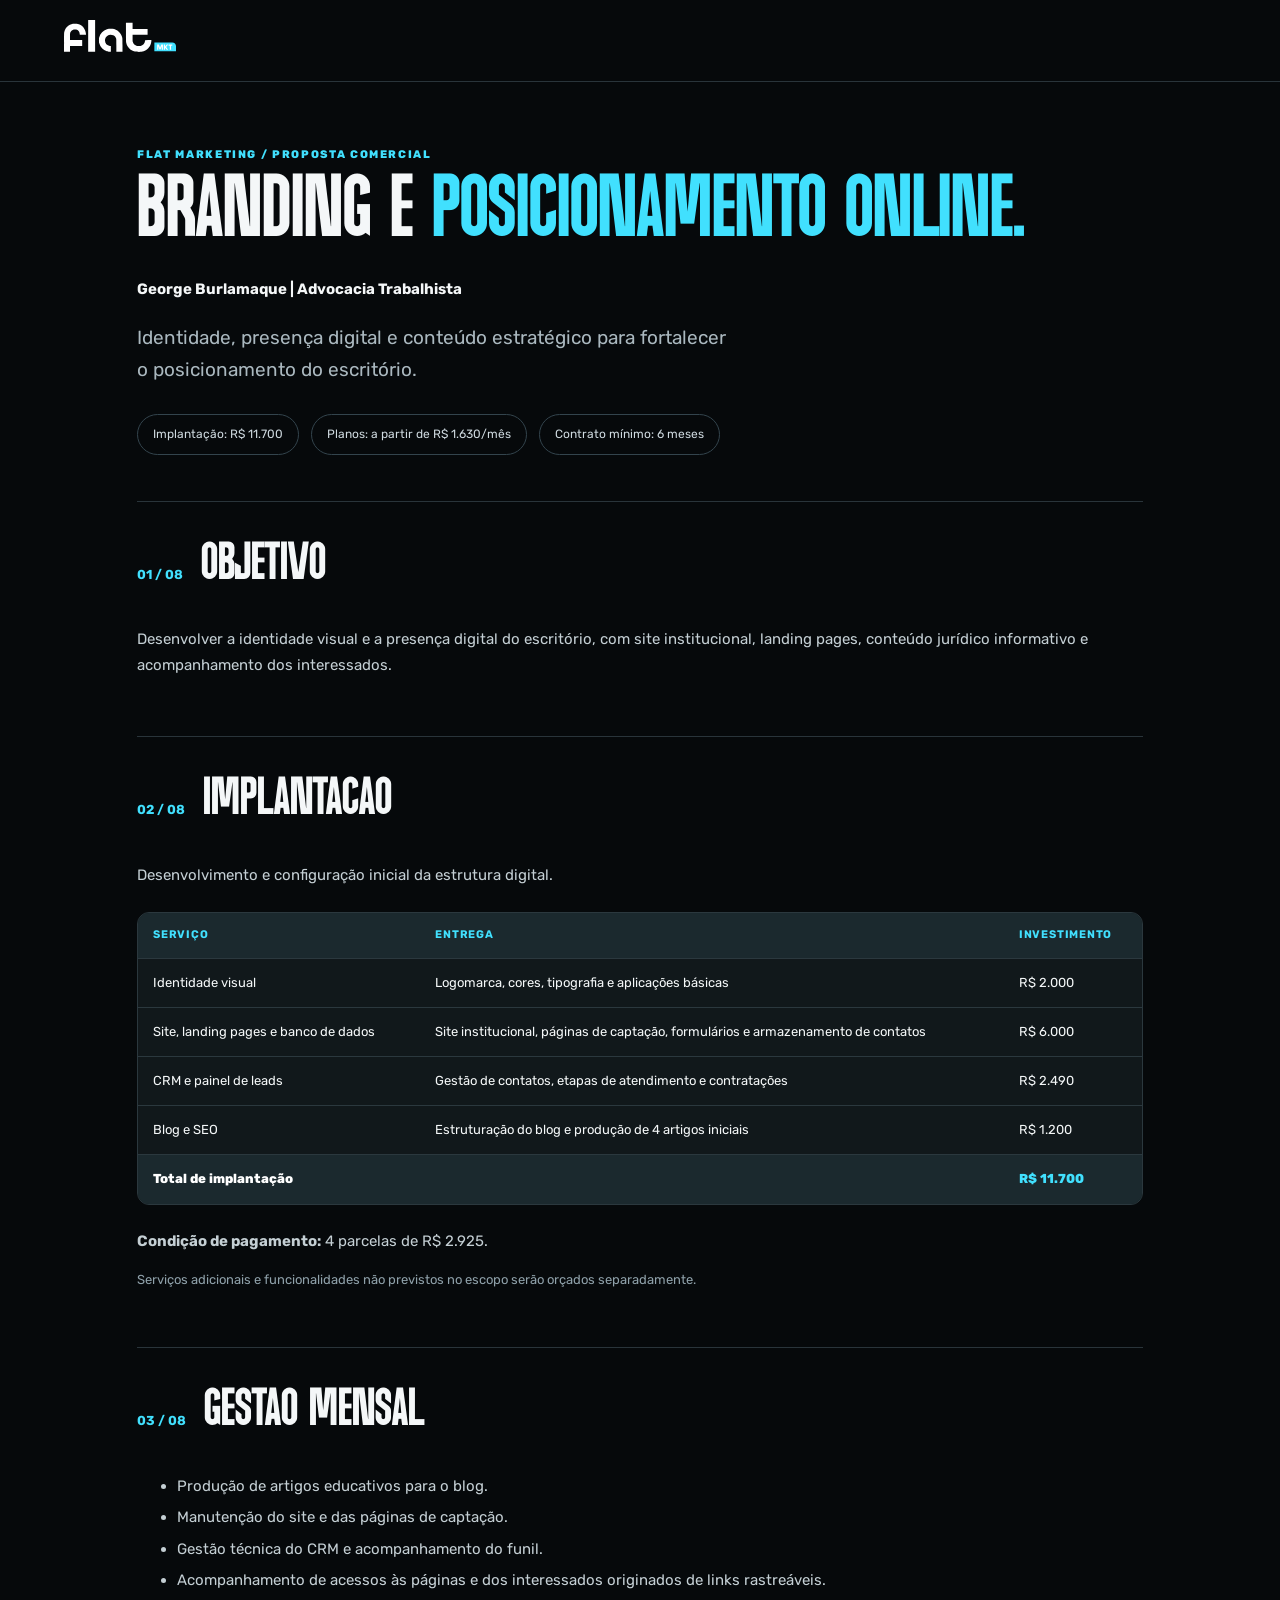
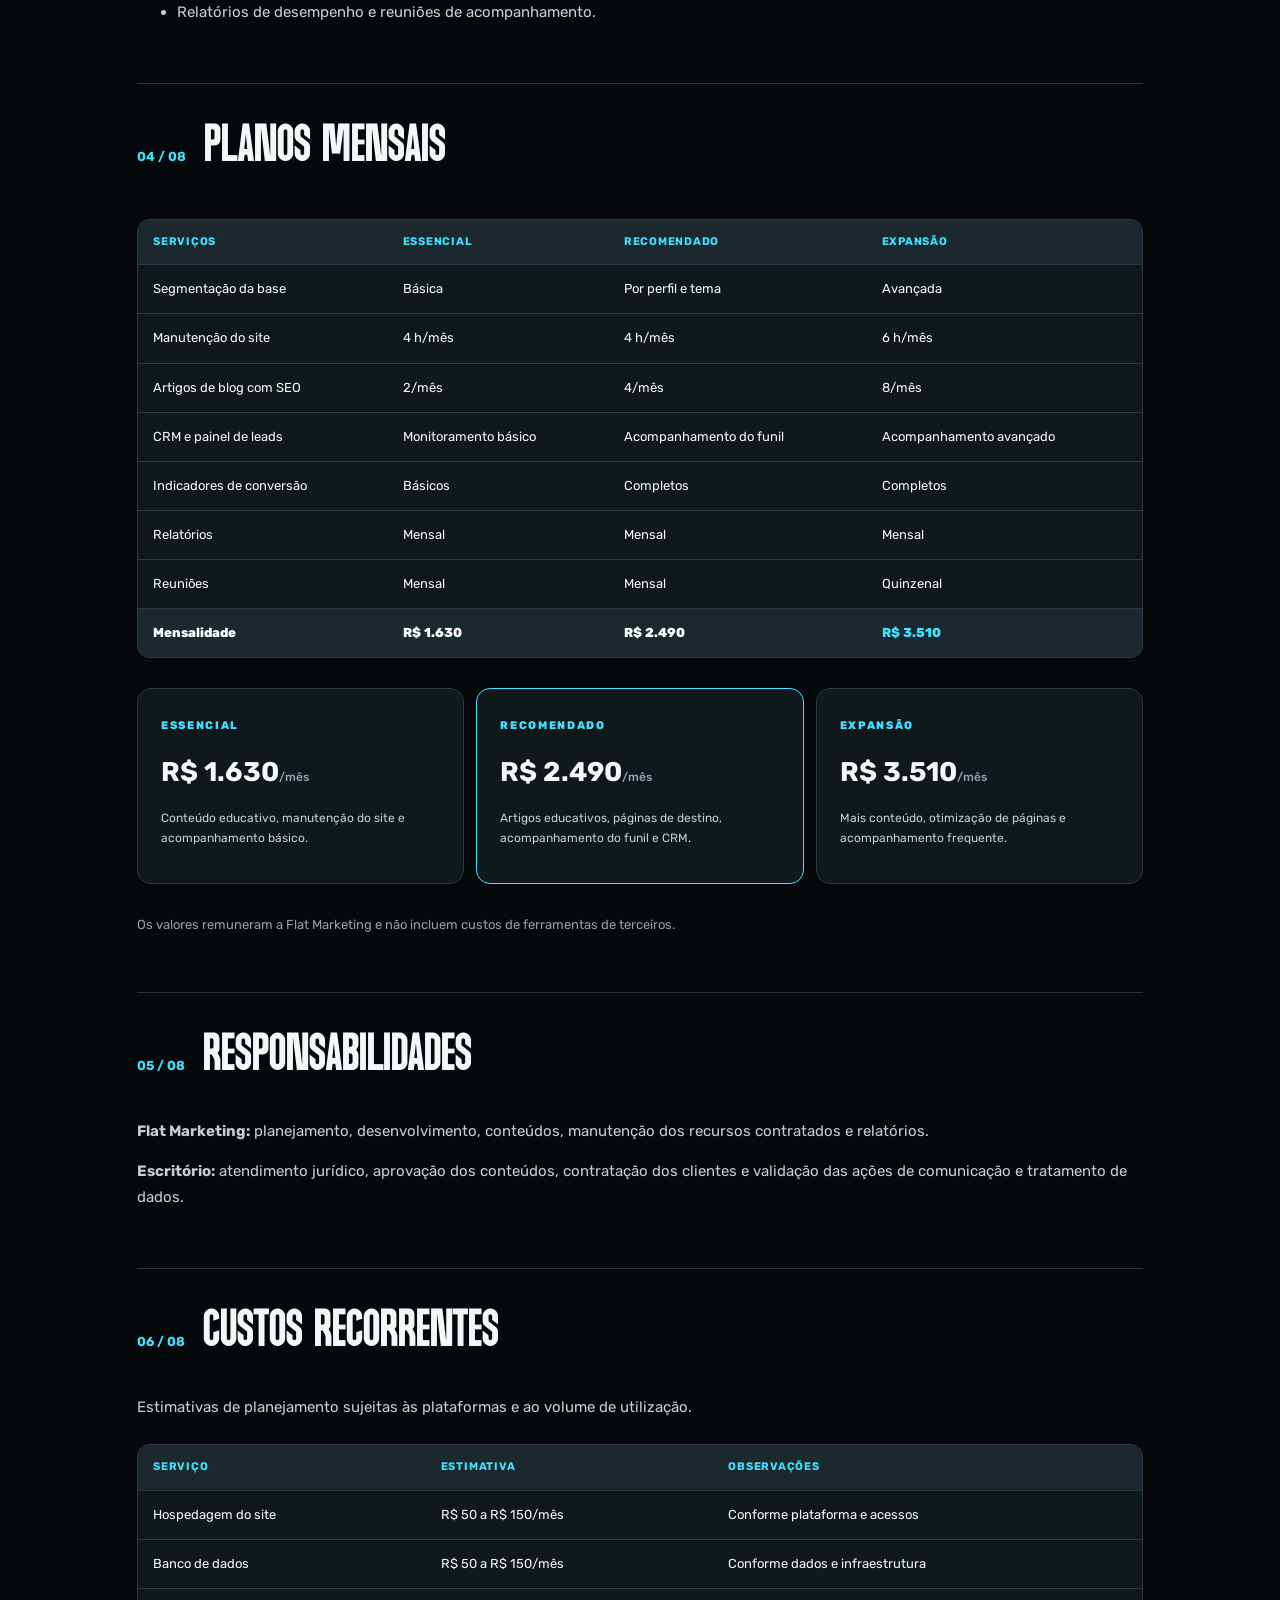
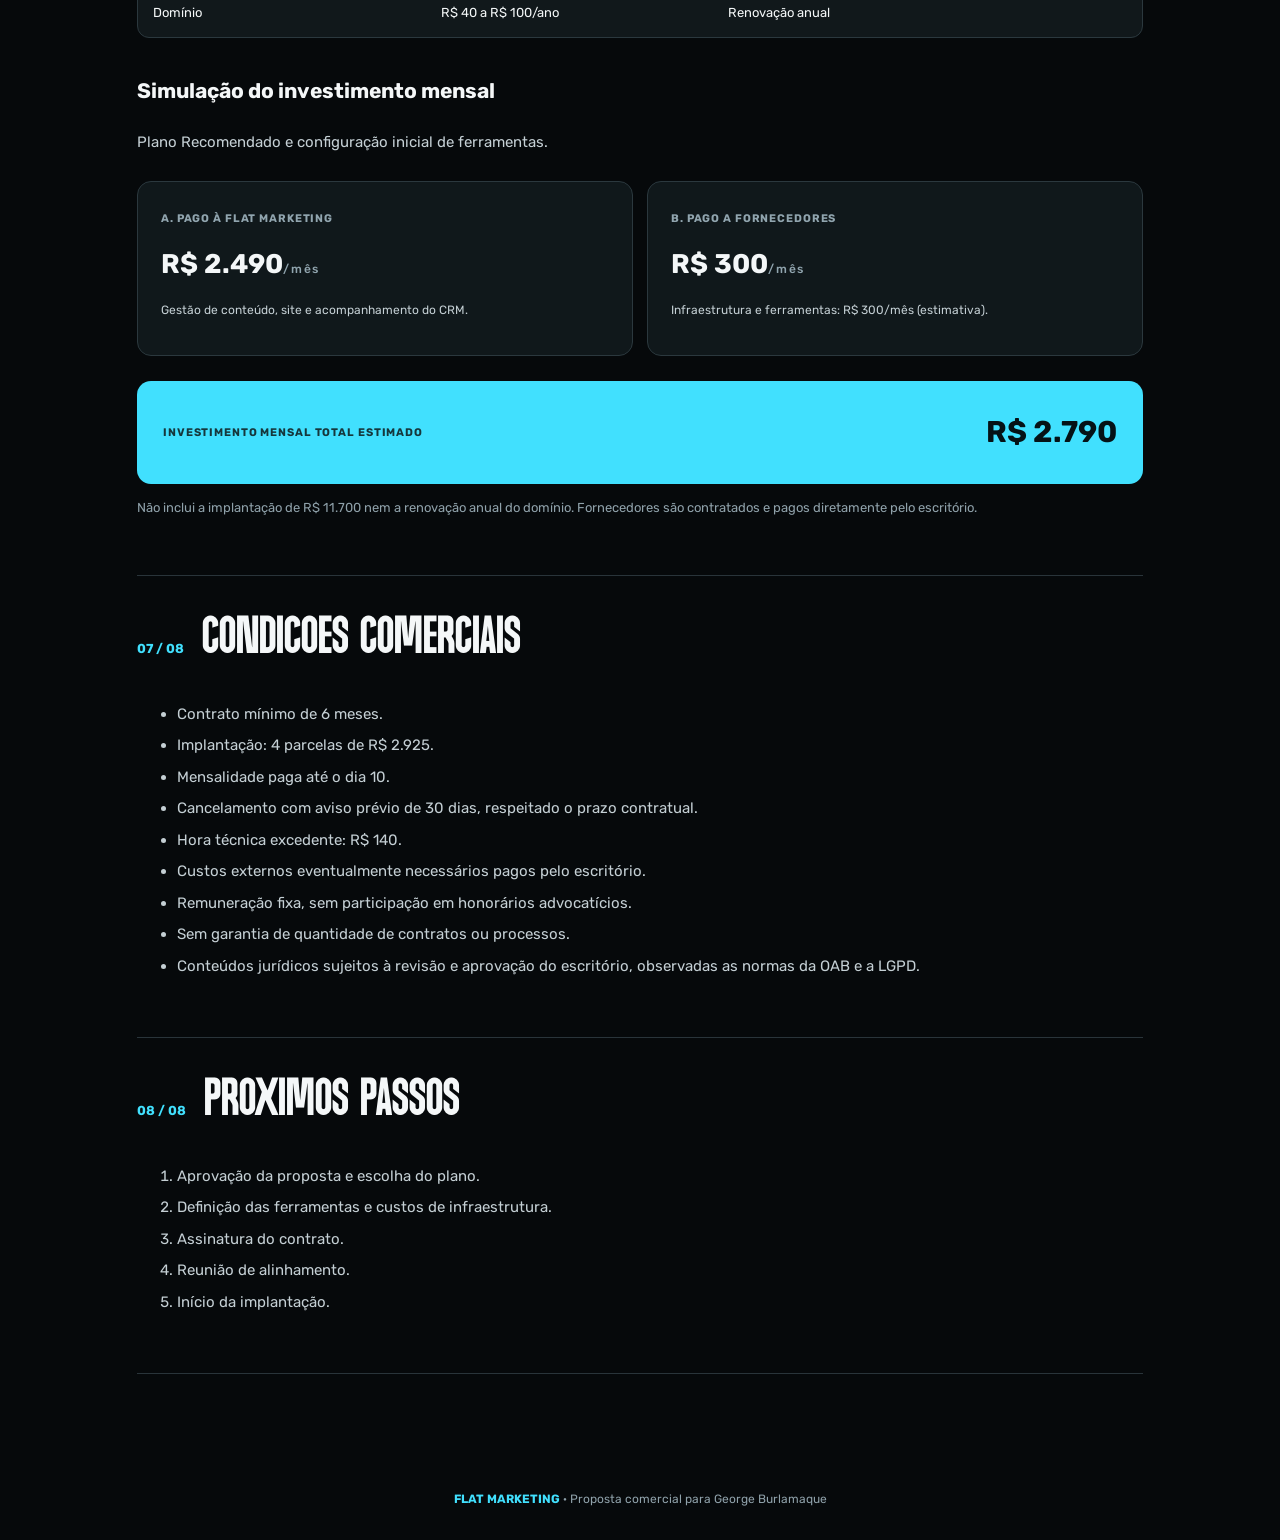
<file: propostas/george-burlamaque/index.html>
<!doctype html><html lang="pt-BR"><head><meta charset="UTF-8"><meta name="viewport" content="width=device-width,initial-scale=1"><meta name="robots" content="noindex,nofollow"><meta name="theme-color" content="#06090b"><title>Branding e Posicionamento Online — George Burlamaque | Flat Marketing</title><link rel="icon" href="../../src/img/favicon.png"><link href="https://fonts.googleapis.com/css2?family=Rubik:wght@400;500;600;700;800&display=swap" rel="stylesheet"><style>
@font-face{font-family:Dakdo;src:url('../../src/font/DAKDO.woff') format('woff');font-display:swap}*{box-sizing:border-box}html{scroll-behavior:smooth}body{margin:0;background:#06090b;color:#f4f7f8;font:15px/1.7 Rubik,Arial,sans-serif}header{border-bottom:1px solid #29343a;padding:20px 5vw}header img{width:112px;max-height:50px}main{max-width:1050px;margin:auto;padding:64px 22px 85px}.eyebrow,small{color:#41e0fe;letter-spacing:.15em;font-size:11px;font-weight:800}.hero{padding-bottom:46px;border-bottom:1px solid #29343a}.hero h1,h2{font-family:Dakdo,Rubik,sans-serif;font-weight:500;text-transform:uppercase;line-height:1.06}.hero h1{font-size:clamp(38px,6vw,70px);margin:14px 0 20px;max-width:900px}.cyan{color:#41e0fe}.hero p{color:#aab8bf;font-size:19px;max-width:600px}.client{font-weight:700;margin-top:25px}.quick{display:flex;gap:12px;flex-wrap:wrap;margin-top:28px}.pill{border:1px solid #33444d;border-radius:100px;padding:9px 15px;color:#cfdae0;font-size:12px}.section{padding:43px 0;border-bottom:1px solid #29343a}.section-heading{display:flex;align-items:baseline;gap:18px}.num{color:#41e0fe;font-size:13px;font-weight:700}.section h2{font-size:clamp(28px,3.7vw,42px);margin:0 0 23px}.section h3{font-size:21px;margin-top:35px}.section p,.section li{color:#c4cfd4}.section li{margin:6px 0}.muted{color:#8fa1aa!important;font-size:13px}.tablewrap{width:100%;overflow-x:auto;border:1px solid #2b383e;border-radius:12px;margin:24px 0;background:#11181b}table{width:100%;border-collapse:collapse;min-width:650px;text-align:left}th{background:#1b292e;color:#41e0fe;font-size:11px;text-transform:uppercase;letter-spacing:.07em}td,th{padding:13px 15px;border-bottom:1px solid #2b383e;vertical-align:top}td{font-size:13px}td:last-child{white-space:nowrap}tr:last-child td{border:0}.total td{font-weight:800;background:#1b292e;color:#fff}.total td:last-child{color:#41e0fe}.plans{display:grid;grid-template-columns:repeat(3,1fr);gap:12px;margin:30px 0}.plans>div,.summary article{background:#10181b;border:1px solid #2b383e;padding:23px;border-radius:14px}.plans .featured{border-color:#41e0fe}.plans strong,.summary strong{display:block;font-size:27px;margin:12px 0}.plans strong span,.summary strong small{font-size:12px;color:#91a5af;font-weight:500}.plans p,.summary p{font-size:12px}.summary{display:grid;grid-template-columns:1fr 1fr;gap:14px;margin:25px 0}.summary article>span,.grand span{font-size:11px;font-weight:700;letter-spacing:.08em;color:#91a5af}.grand{background:#41e0fe;color:#051216;border-radius:14px;padding:26px;display:flex;justify-content:space-between;align-items:center;gap:10px}.grand span{color:#16373c}.grand strong{font-size:30px;white-space:nowrap}footer{text-align:center;padding:30px;color:#8fa1aa;font-size:12px}footer strong{color:#41e0fe}@media(max-width:700px){main{padding:42px 18px 55px}.plans,.summary{grid-template-columns:1fr}.grand{align-items:flex-start;flex-direction:column}.hero p{font-size:16px}td,th{padding:11px} }@media print{body{background:#fff;color:#111}header,.quick{display:none}.section p,.section li,.muted{color:#333!important}.tablewrap{overflow:visible}table{min-width:0}td,th{border-color:#ccc;color:#111}th,.total td{background:#eee;color:#111}.section{break-inside:avoid}.grand{background:#e5faff;color:#000}}
</style></head><body><header><a href="../../" aria-label="Flat Marketing"><img src="../../src/img/logo.svg" alt="Flat Marketing"></a></header><main><div class="hero"><div class="eyebrow">FLAT MARKETING / PROPOSTA COMERCIAL</div><h1>Branding e <span class="cyan">Posicionamento Online.</span></h1><div class="client">George Burlamaque | Advocacia Trabalhista</div><p>Identidade, presença digital e conteúdo estratégico para fortalecer o posicionamento do escritório.</p><div class="quick"><span class="pill">Implantação: R$ 11.700</span><span class="pill">Planos: a partir de R$ 1.630/mês</span><span class="pill">Contrato mínimo: 6 meses</span></div></div><section class="section" id="sec-01"><div class="section-heading"><span class="num">01 / 08</span><h2>OBJETIVO</h2></div><p>Desenvolver a identidade visual e a presença digital do escritório, com site institucional, landing pages, conteúdo jurídico informativo e acompanhamento dos interessados.</p></section><section class="section" id="sec-02"><div class="section-heading"><span class="num">02 / 08</span><h2>IMPLANTAÇÃO</h2></div><p>Desenvolvimento e configuração inicial da estrutura digital.</p><div class="tablewrap"><table><thead><tr><th>Serviço</th><th>Entrega</th><th>Investimento</th></tr></thead><tbody>
<tr><td>Identidade visual</td><td>Logomarca, cores, tipografia e aplicações básicas</td><td>R$ 2.000</td></tr>
<tr><td>Site, landing pages e banco de dados</td><td>Site institucional, páginas de captação, formulários e armazenamento de contatos</td><td>R$ 6.000</td></tr>
<tr><td>CRM e painel de leads</td><td>Gestão de contatos, etapas de atendimento e contratações</td><td>R$ 2.490</td></tr>


<tr><td>Blog e SEO</td><td>Estruturação do blog e produção de 4 artigos iniciais</td><td>R$ 1.200</td></tr>


<tr class="total"><td colspan="2">Total de implantação</td><td>R$ 11.700</td></tr></tbody></table></div><p><strong>Condição de pagamento:</strong> 4 parcelas de R$ 2.925.</p><p class="muted">Serviços adicionais e funcionalidades não previstos no escopo serão orçados separadamente.</p></section><section class="section" id="sec-03"><div class="section-heading"><span class="num">03 / 08</span><h2>GESTÃO MENSAL</h2></div><ul><li>Produção de artigos educativos para o blog.</li><li>Manutenção do site e das páginas de captação.</li><li>Gestão técnica do CRM e acompanhamento do funil.</li><li>Acompanhamento de acessos às páginas e dos interessados originados de links rastreáveis.</li><li>Relatórios de desempenho e reuniões de acompanhamento.</li></ul></section><section class="section" id="sec-04"><div class="section-heading"><span class="num">04 / 08</span><h2>PLANOS MENSAIS</h2></div><div class="tablewrap"><table><thead><tr><th>Serviços</th><th>Essencial</th><th>Recomendado</th><th>Expansão</th></tr></thead><tbody>
<tr><td>Segmentação da base</td><td>Básica</td><td>Por perfil e tema</td><td>Avançada</td></tr><tr><td>Manutenção do site</td><td>4 h/mês</td><td>4 h/mês</td><td>6 h/mês</td></tr><tr><td>Artigos de blog com SEO</td><td>2/mês</td><td>4/mês</td><td>8/mês</td></tr><tr><td>CRM e painel de leads</td><td>Monitoramento básico</td><td>Acompanhamento do funil</td><td>Acompanhamento avançado</td></tr><tr><td>Indicadores de conversão</td><td>Básicos</td><td>Completos</td><td>Completos</td></tr><tr><td>Relatórios</td><td>Mensal</td><td>Mensal</td><td>Mensal</td></tr><tr><td>Reuniões</td><td>Mensal</td><td>Mensal</td><td>Quinzenal</td></tr>
<tr class="total"><td>Mensalidade</td><td>R$ 1.630</td><td>R$ 2.490</td><td>R$ 3.510</td></tr></tbody></table></div><div class="plans"><div><small>ESSENCIAL</small><strong>R$ 1.630<span>/mês</span></strong><p>Conteúdo educativo, manutenção do site e acompanhamento básico.</p></div><div class="featured"><small>RECOMENDADO</small><strong>R$ 2.490<span>/mês</span></strong><p>Artigos educativos, páginas de destino, acompanhamento do funil e CRM.</p></div><div><small>EXPANSÃO</small><strong>R$ 3.510<span>/mês</span></strong><p>Mais conteúdo, otimização de páginas e acompanhamento frequente.</p></div></div><p class="muted">Os valores remuneram a Flat Marketing e não incluem custos de ferramentas de terceiros.</p></section><section class="section" id="sec-05"><div class="section-heading"><span class="num">05 / 08</span><h2>RESPONSABILIDADES</h2></div><p><strong>Flat Marketing:</strong> planejamento, desenvolvimento, conteúdos, manutenção dos recursos contratados e relatórios.</p><p><strong>Escritório:</strong> atendimento jurídico, aprovação dos conteúdos, contratação dos clientes e validação das ações de comunicação e tratamento de dados.</p></section><section class="section" id="sec-06"><div class="section-heading"><span class="num">06 / 08</span><h2>CUSTOS RECORRENTES</h2></div><p>Estimativas de planejamento sujeitas às plataformas e ao volume de utilização.</p><div class="tablewrap"><table><thead><tr><th>Serviço</th><th>Estimativa</th><th>Observações</th></tr></thead><tbody>

<tr><td>Hospedagem do site</td><td>R$ 50 a R$ 150/mês</td><td>Conforme plataforma e acessos</td></tr>
<tr><td>Banco de dados</td><td>R$ 50 a R$ 150/mês</td><td>Conforme dados e infraestrutura</td></tr>


<tr><td>Domínio</td><td>R$ 40 a R$ 100/ano</td><td>Renovação anual</td></tr></tbody></table></div>
<h3>Simulação do investimento mensal</h3><p>Plano Recomendado e configuração inicial de ferramentas.</p>
<div class="summary"><article><span>A. PAGO À FLAT MARKETING</span><strong>R$ 2.490<small>/mês</small></strong><p>Gestão de conteúdo, site e acompanhamento do CRM.</p></article><article><span>B. PAGO A FORNECEDORES</span><strong>R$ 300<small>/mês</small></strong><p>Infraestrutura e ferramentas: R$ 300/mês (estimativa).</p></article></div>
<div class="grand"><span>INVESTIMENTO MENSAL TOTAL ESTIMADO</span><strong>R$ 2.790</strong></div><p class="muted">Não inclui a implantação de R$ 11.700 nem a renovação anual do domínio. Fornecedores são contratados e pagos diretamente pelo escritório.</p></section><section class="section" id="sec-07"><div class="section-heading"><span class="num">07 / 08</span><h2>CONDIÇÕES COMERCIAIS</h2></div><ul><li>Contrato mínimo de 6 meses.</li><li>Implantação: 4 parcelas de R$ 2.925.</li><li>Mensalidade paga até o dia 10.</li><li>Cancelamento com aviso prévio de 30 dias, respeitado o prazo contratual.</li><li>Hora técnica excedente: R$ 140.</li><li>Custos externos eventualmente necessários pagos pelo escritório.</li><li>Remuneração fixa, sem participação em honorários advocatícios.</li><li>Sem garantia de quantidade de contratos ou processos.</li><li>Conteúdos jurídicos sujeitos à revisão e aprovação do escritório, observadas as normas da OAB e a LGPD.</li></ul></section><section class="section" id="sec-08"><div class="section-heading"><span class="num">08 / 08</span><h2>PRÓXIMOS PASSOS</h2></div><ol><li>Aprovação da proposta e escolha do plano.</li><li>Definição das ferramentas e custos de infraestrutura.</li><li>Assinatura do contrato.</li><li>Reunião de alinhamento.</li><li>Início da implantação.</li></ol></section></main><footer><strong>FLAT MARKETING</strong> · Proposta comercial para George Burlamaque</footer></body></html>
</file>
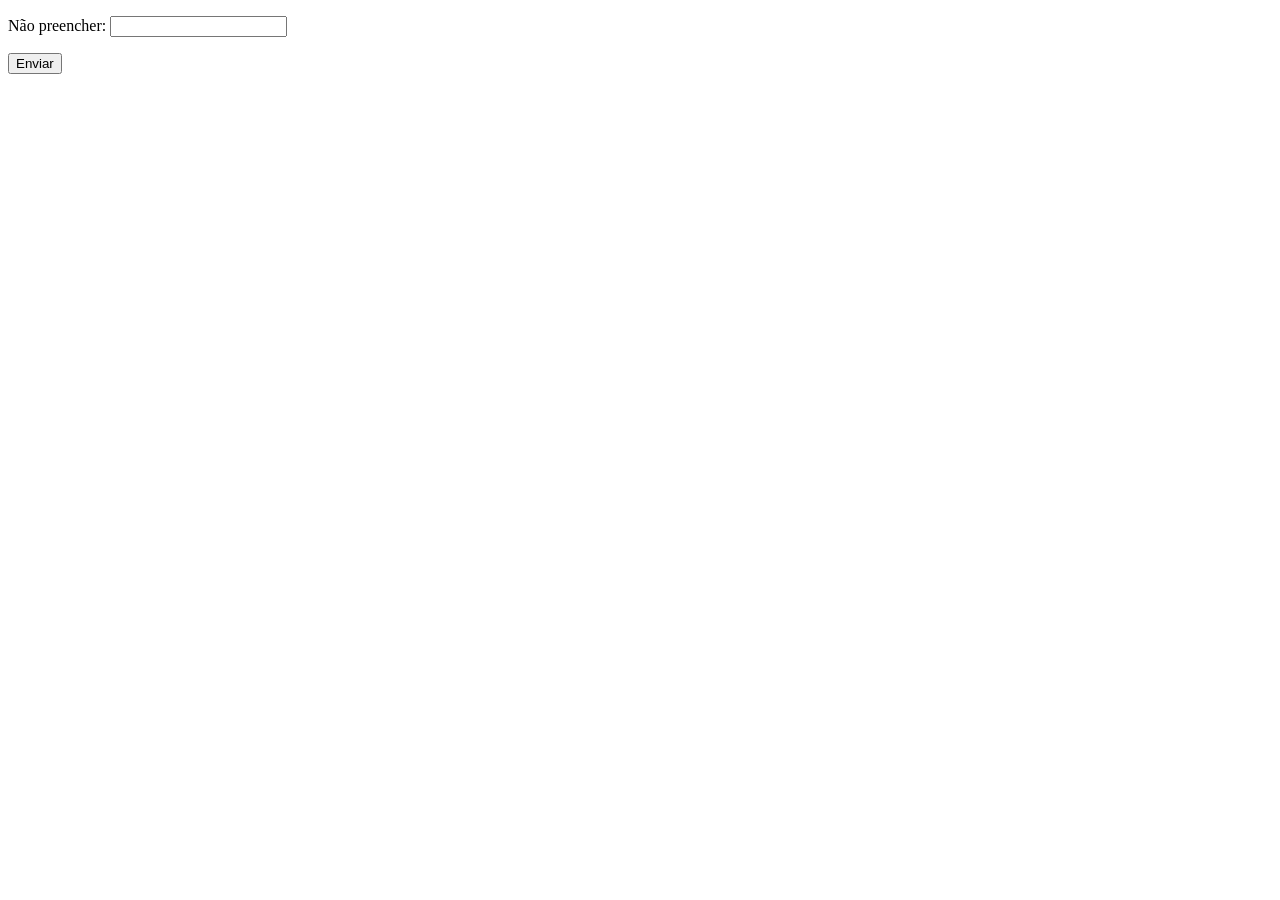
<file: __forms.html>
<!doctype html><html lang="pt-BR"><head><meta charset="utf-8"><title>Registro de formulário — Flat Marketing</title><meta name="robots" content="noindex,nofollow"></head><body><form name="briefing-george-burlamaque" method="POST" data-netlify="true" netlify-honeypot="bot-field" action="/__forms.html"><input type="hidden" name="form-name" value="briefing-george-burlamaque"><p><label>Não preencher: <input name="bot-field"></label></p><input type="hidden" name="q1" value="">
<input type="hidden" name="q2" value="">
<input type="hidden" name="q3" value="">
<input type="hidden" name="q4" value="">
<input type="hidden" name="q5" value="">
<input type="hidden" name="q6" value="">
<input type="hidden" name="q7" value="">
<input type="hidden" name="q8" value="">
<input type="hidden" name="q9" value="">
<input type="hidden" name="q10" value="">
<input type="hidden" name="q11" value="">
<input type="hidden" name="q12" value="">
<input type="hidden" name="q13" value="">
<input type="hidden" name="q14" value="">
<input type="hidden" name="q15" value="">
<input type="hidden" name="q16" value="">
<input type="hidden" name="q17" value="">
<input type="hidden" name="q18" value=""><input type="hidden" name="q19" value=""><input type="hidden" name="q20" value=""><input type="hidden" name="q21" value=""><button type="submit">Enviar</button></form></body></html>
</file>
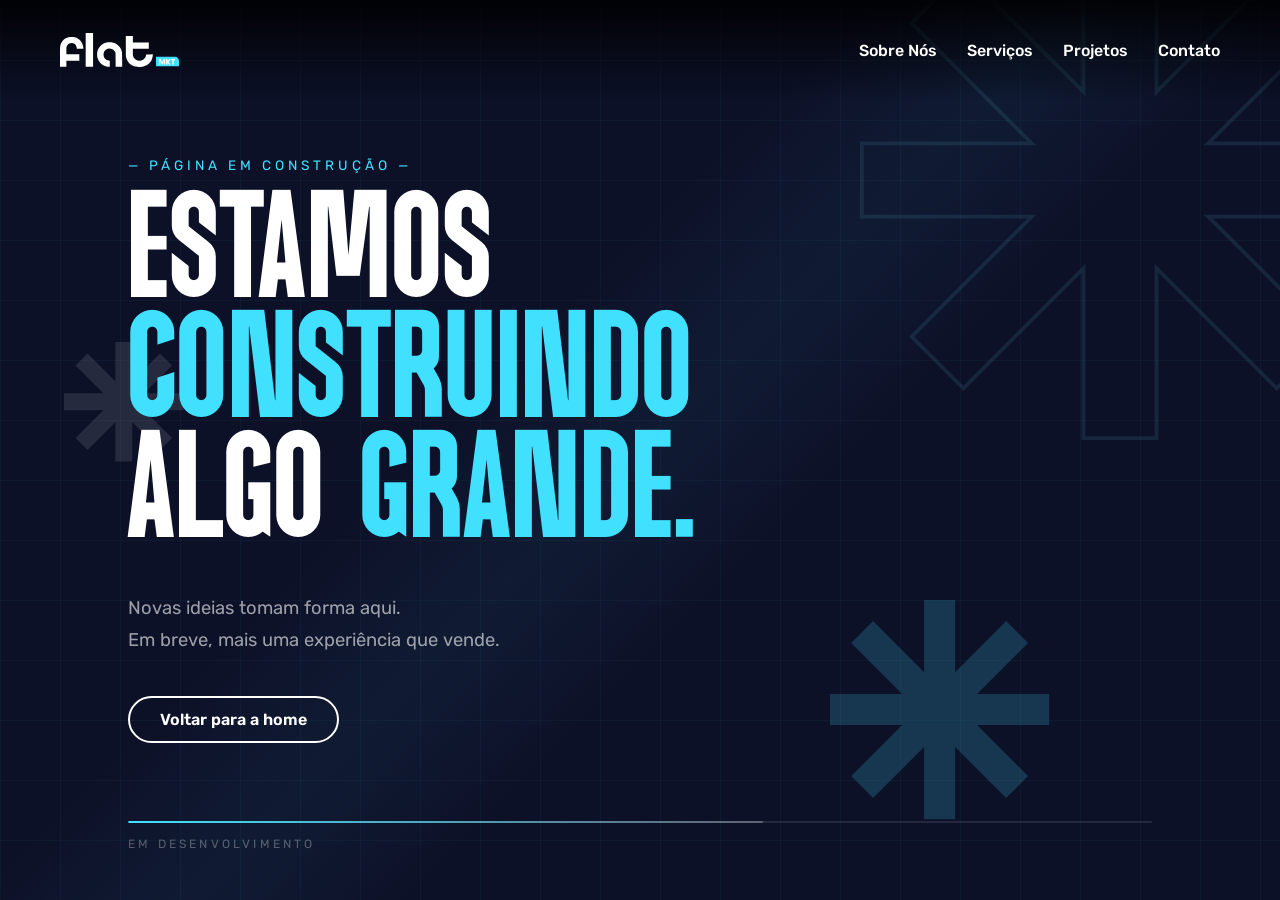
<file: em-construcao.html>
<!DOCTYPE html>
<html lang="pt-BR">

<head>
    <meta charset="UTF-8">
    <meta name="viewport" content="width=device-width, initial-scale=1.0">
    <title>Em Construção - FLAT MKT</title>
    <link rel="icon" type="image/png" href="src/img/favicon.png">
    <link rel="stylesheet" href="style.css">
    <link rel="stylesheet" href="em-construcao.css">
    <link href="https://fonts.googleapis.com/css2?family=Roboto:wght@400;700;900&display=swap" rel="stylesheet">
    <link rel="preconnect" href="https://fonts.googleapis.com">
    <link rel="preconnect" href="https://fonts.gstatic.com" crossorigin>
    <link
        href="https://fonts.googleapis.com/css2?family=Rubik:ital,wght@0,300..900;1,300..900&family=Russo+One&display=swap"
        rel="stylesheet">
</head>

<body class="wip-body">

    <!-- Navbar -->
    <header class="navbar">
        <div class="navbar_content">
            <div class="logo">
                <img src="src/img/logo.svg" alt="Logo Flat MKT">
            </div>

            <div class="menu-toggle" id="menu-toggle">
                <img src="src/img/detalhe-azul-claro.svg" alt="Menu" class="menu-toggle-icon">
            </div>

            <nav>
                <ul class="menu" id="menu">
                    <li><a href="index.html#sobre">Sobre Nós</a></li>
                    <li><a href="index.html#servicos">Serviços</a></li>
                    <li><a href="index.html#projetos">Projetos</a></li>
                    <li><a href="#">Contato</a></li>
                </ul>
            </nav>
        </div>
    </header>

    <!-- Página em construção -->
    <main class="wip">

        <!-- Decorativos giratórios -->
        <img src="src/img/detalhe.svg"    alt="" class="wip-deco wip-deco--1">
        <img src="src/img/detalhe-azul-claro.svg" alt="" class="wip-deco wip-deco--2">
        <img src="src/img/detalhe-branco.svg"     alt="" class="wip-deco wip-deco--3">

        <div class="wip-content">

            <p class="wip-label">— página em construção —</p>

            <h1 class="wip-title">
                <span>ESTAMOS</span><br>
                <span class="blue">CONSTRUINDO</span><br>
                <span>ALGO</span> <span class="blue">GRANDE.</span>
            </h1>

            <p class="wip-sub">
                Novas ideias tomam forma aqui.<br>
                Em breve, mais uma experiência que vende.
            </p>

            <a href="index.html" class="btn wip-btn">Voltar para a home</a>

        </div>

        <!-- Barra de progresso decorativa -->
        <div class="wip-progress-wrap">
            <div class="wip-progress-track">
                <div class="wip-progress-bar"></div>
            </div>
            <span class="wip-progress-label">Em desenvolvimento</span>
        </div>

    </main>

    <script src="script.js"></script>
</body>

</html>
</file>
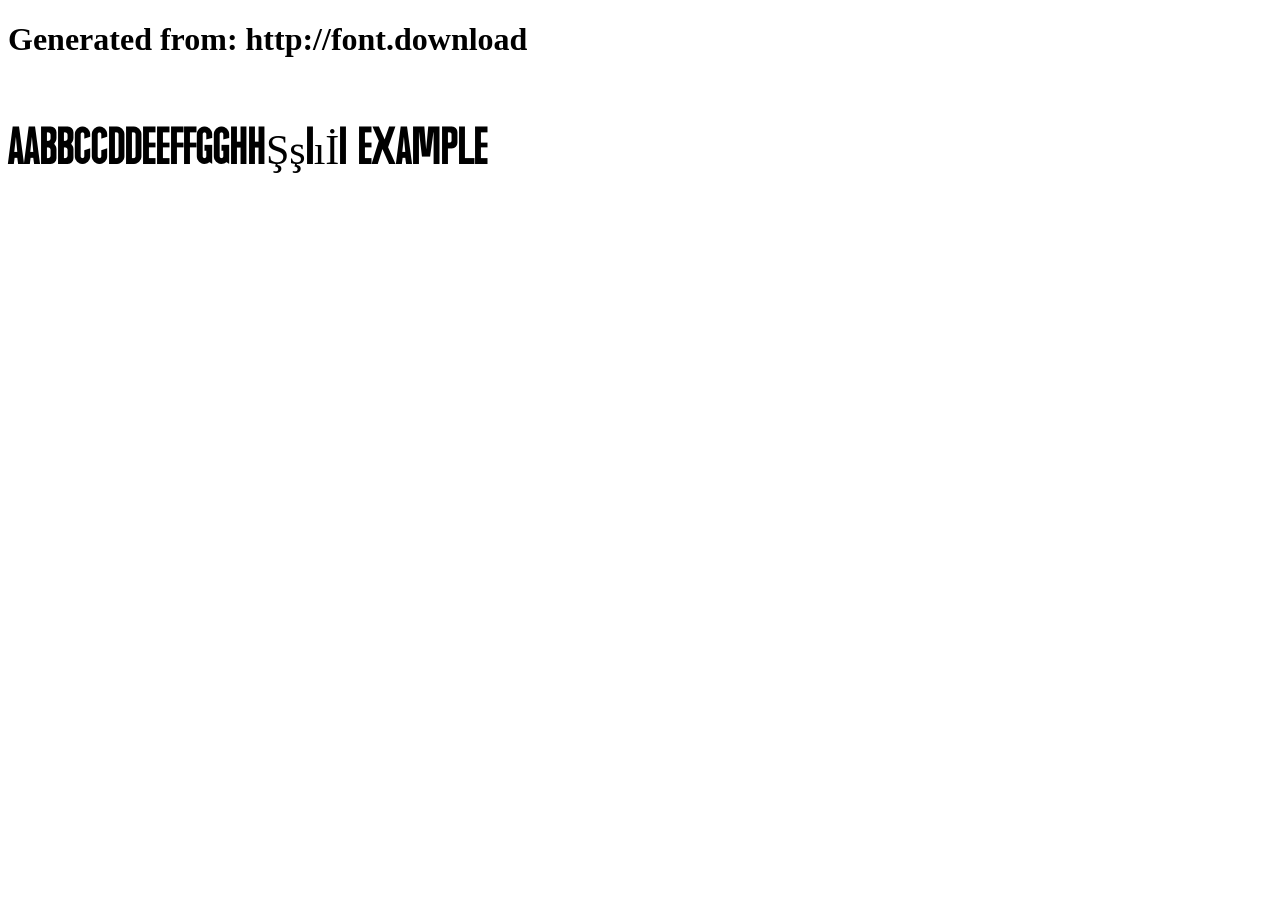
<file: src/font/example.html>
<!DOCTYPE html>
<html xmlns="http://www.w3.org/1999/xhtml">
<head>
    <meta http-equiv="Content-Type" content="text/html; charset=utf-8"/>
    <link rel="stylesheet" type="text/css"
          href="style.css"/>
</head>

<body>

<h1>Generated from: http://font.download</h1><br/>
<h1 style="font-family:'DAKDO Regular';font-weight:normal;font-size:42px">AaBbCcDdEeFfGgHhŞşIıİi Example</h1>


</body>
</html>
</file>
<file: style.css>
/* Fonte customizada */
@font-face {
    font-family: 'DAKDO Regular';
    font-style: normal;
    font-weight: normal;
    src: local('DAKDO Regular'), url('src/font/DAKDO.woff') format('woff');
}

/* Fontes e Reset */
* {
    margin: 0;
    padding: 0;
    box-sizing: border-box;
}

html,
body {
    overflow-x: hidden;
    max-width: 100%;
}

img {
    max-width: 100%;
    display: block;
}

body {
    font-family: "Rubik", sans-serif;
    font-optical-sizing: auto;
    background-color: #000;
    color: #fff;
    align-items: center;

}

h1,
h2,
h3,
h4 {
    font-family: 'DAKDO Regular', sans-serif;
}

/* Padrão global h2 */
h2 {
    font-size: 7rem;
    letter-spacing: 0.2rem;
    font-weight: 500;
    line-height: 1.1;
    text-transform: uppercase;
}

@media (max-width: 1024px) {
    h2 {
        font-size: 5rem;
    }
}

/* Navbar container */
.navbar {
    position: fixed;
    top: 0;
    left: 50%;
    transform: translateX(-50%);
    width: 100%;

    z-index: 10;
    background: linear-gradient(to bottom, rgba(0, 0, 0, 0.9), rgba(0, 0, 0, 0));
}

/* Conteúdo interno */
.navbar_content {
    display: flex;
    justify-content: space-between;
    align-items: center;
    height: 100px;
    max-width: 1400px;
    margin: 0 auto;
    padding: 0 60px;
    width: 100%;
}

.logo {
    font-size: 1.5rem;
    font-weight: 900;
}

.logo .highlight {
    color: #41E0FE;
}


.menu {
    display: flex;
    gap: 30px;
    list-style: none;
}

.menu a {
    text-decoration: none;
    color: #fff;
    font-weight: 500;
}

/* Botão sanduíche (escondido no desktop) */
.menu-toggle {
    display: none;
    cursor: pointer;
    z-index: 11;
}

.menu-toggle-icon {
    width: 34px;
    height: 34px;
    transition: transform 0.6s cubic-bezier(0.4, 0, 0.2, 1);
}

.menu-toggle.open .menu-toggle-icon {
    transform: rotate(135deg);
}

.menu a:hover {
    color: #41E0FE;
}

.hero {
    position: relative;
    height: 100vh;
    background-image: url("src/img/bg_hero1.jpg");
    background-size: cover;
    background-position: left bottom;
    display: flex;
    justify-content: center;
    align-items: center;
    text-align: left;
    padding: 0 60px;

    /* Animação */
    animation: bgMove 20s ease-in-out infinite alternate;
}

/* Animação da Imagem BG */

@keyframes bgMove {
    from {
        background-position: center bottom;
    }

    to {
        background-position: center top;
    }
}


/* 📱 Mobile com posições em X e Y */
@media (max-width: 768px) {
    .hero {
        animation: bgMoveMobile 25s ease-in-out infinite alternate;
        padding: 0 60px;
    }

    @keyframes bgMoveMobile {
        from {
            background-position: 50% 100%;
            /* X = 20% (um pouco à esquerda), Y = 100% (embaixo) */
        }

        to {
            background-position: 60% 0%;
            /* X = 80% (mais à direita), Y = 0% (topo) */
        }
    }
}



.overlay {
    position: absolute;
    top: 0;
    left: 0;
    width: 100%;
    height: 100%;
    background: rgba(0, 0, 0, 0.75);
}

.hero-content {
    position: relative;
    max-width: 700px;
    z-index: 2;
}


/* animação de entrada da headline h1 */
.hero-content h1 span {
    display: inline-block;
    opacity: 0;
    transform: translateY(20px);
    animation: fadeWord 0.6s ease forwards;
}

.hero-content h1 span:nth-of-type(1) {
    animation-delay: 0.2s;
}

/* COM UMA */
.hero-content h1 span:nth-of-type(2) {
    animation-delay: 0.5s;
}

/* BOA IDEIA */
.hero-content h1 span:nth-of-type(3) {
    animation-delay: 1.0s;
}

/* VOCÊ */
.hero-content h1 span:nth-of-type(4) {
    animation-delay: 1.3s;
}

/* VENDE MAIS */
.hero-content h1 span:last-child {
    white-space: nowrap;
}


.hero-content p {
    opacity: 0;
    animation: fadeWord 0.6s ease forwards;
    animation-delay: 1.8s;
}



@keyframes fadeWord {
    from {
        opacity: 0;
        transform: translateY(20px);
    }

    to {
        opacity: 1;
        transform: translateY(0);
    }
}




.hero h1 {
    font-family: 'DAKDO Regular', sans-serif;
    letter-spacing: 0.2rem;
    font-size: 7rem;
    font-weight: 500;
    margin-bottom: 20px;
}

.hero h1 .blue {
    color: #41E0FE;
}

.hero p {
    font-size: 1.3rem;
    margin-bottom: 30px;
}

.btn {
    display: inline-block;
    padding: 12px 30px;
    border: 2px solid #fff;
    border-radius: 30px;
    text-decoration: none;
    color: #fff;
    font-weight: 600;
    transition: all 0.3s ease;
}

.btn:hover {
    background: #41E0FE;
    border-color: #41E0FE;
    color: #000;
}

/* Responsivo tablet */
@media (max-width: 1024px) {
    .hero h1 {
        font-size: 6rem;
    }
}

/* Responsivo */
@media (max-width: 768px) {
    .navbar {}

    .navbar_content {
        padding: 0 20px;
    }

    .menu {
        visibility: hidden;
        display: flex;
        align-items: center;
        opacity: 0;
        transform: translateY(-10px);
        transition: all 0.3s ease;
        position: absolute;
        width: 50%;
        top: 0px;
        right: 20px;
        background: rgba(0, 0, 0, 0.7);
        flex-direction: column;
        margin-right: -20px;
        padding: 100px 20px 40px 20px;
        border-radius: 0px;
    }

    .menu.show {
        visibility: visible;
        opacity: 1;
        transform: translateY(0);
    }

    .menu-toggle {
        margin-left: auto;
        display: block;
        z-index: 10;
        /* botão aparece no mobile */
    }


    .hero h1 {
        font-family: 'DAKDO Regular', sans-serif;
        letter-spacing: 0.1rem;
        font-size: 4.9rem;
        font-weight: 500;
        margin-bottom: 20px;
    }

    .hero p {
        font-size: 1.1rem;
    }
}



/* ==============================
   Seção Sobre
   ============================== */

.sobre {
    display: flex;
    flex-direction: row;
    justify-content: center;
    min-height: 520px;
    background: #202849;

}


.sobre .container {
    display: flex;
    flex-direction: row;
    justify-content: space-between;
    width: 1200px;


}

/* Foto lado esquerdo */
.sobre-img {
    overflow: visible;
    margin-right: -400px;
}

.sobre-img img {


    object-position: center;
    display: block;
}

/* Painel direito */
.sobre-content {
    background: #202849;
    position: relative;
    display: flex;
    flex-direction: column;
    justify-content: center;
    margin: auto 0;
    overflow: hidden;

}

.sobre-text {
    margin-bottom: 28px;
}


/* Texto */
.sobre-text h2 {
    margin-bottom: 28px;
}

.sobre-flat {
    color: #41E0FE;
}

.sobre-marketing {
    color: #ffff;
}

.sobre-text p {
    font-size: 0.9rem;
    line-height: 1.7;
    color: #fff;
    max-width: 440px;
}

.sobre-text p strong {
    color: #fff;
    font-weight: 600;
}

/* Logo rodapé do painel */
.sobre-logo {
    display: flex;
    align-items: center;
    gap: 6px;
    margin-top: 40px;
}

.sobre-logo img {
    width: 52px;
}

.sobre-logo span {
    font-family: 'Rubik', sans-serif;
    font-weight: 700;
    font-size: 0.85rem;
    color: #41E0FE;
    letter-spacing: 0.12rem;
}

/* Responsivo tablet */
@media (max-width: 1024px) {
    .sobre {
        grid-template-columns: 1fr;
    }

    .sobre-img {
        height: 100%;

    }

    .sobre-img img {
        height: 100%;
        overflow: hidden;

    }

    .sobre-content {
        padding-left: 50px;
    }

}

/* Responsivo mobile */
@media (max-width: 900px) {
    .sobre {
        display: flex;
        flex-direction: column;
        justify-content: right;
    }

    .sobre-content {
        padding-left: 80px;
    }


    .sobre .container {
        display: flex;
        flex-direction: column;
        margin: auto;
        padding-bottom: 0;
    }

    .sobre-img {
        width: 100vw;
        min-width: 500px;

        height: 320px;
        margin: -30px;


    }

    .sobre-img img {}

    .sobre-content {
        padding: 50px 0px 50px;
    }


    .sobre-text p {
        font-size: 0.85rem;
    }

    .sobre-deco {
        width: 70px;
        height: 70px;
    }

    .sobre-logo img {
        width: 40px;
    }

    .sobre-logo span {
        font-size: 0.75rem;
    }
}


/* SEÇÃO DE SERVIÇOS */

.services-detalhe {
    position: absolute;
    width: 160px;
    height: 160px;
    left: 15%;
    top: 0%;
    transform: translateY(-50%) rotate(0deg);
    opacity: 0.5;
    pointer-events: none;
    z-index: 0;
}

/* Seção Serviços */
.services {
    display: flex;
    position: relative;
    overflow: hidden;

    align-items: center;
    /* centraliza verticalmente */
    justify-content: center;
    /* centraliza horizontalmente (se quiser também) */
    background: #f6f6f7;
    padding: 80px 60px;
    color: #000;
    min-height: 80vh;
    z-index: 1;

}

.services .container {
    position: relative;
    z-index: 2;
    max-width: 1200px;

}

.services p {
    font-size: 0.2rem;
}

.container {
    display: grid;
    grid-template-columns: 1fr 3fr;
    gap: 40px;
    align-items: start;
}

/* Título */
.section-title {
    color: #262E55;
    text-align: left;

}

/* Grade de serviços */
.services-grid {
    display: grid;
    justify-items: center;
    grid-template-columns: repeat(2, 1fr);
    row-gap: 70px;
    column-gap: 20px;
    padding-top: 0px;
    padding-left: 100px;

}


.service-item {

    border-image-slice: 2;
    padding: 0px 20px 0px 50px;
    position: relative;
}

.service-detalhe {
    width: 50px;
    height: 50px;
    position: absolute;
    top: 0;
    left: -5%;
    /*    opacity: 0.35; */
    pointer-events: none;
}

.service-item h3 {
    font-size: 2.2rem;
    letter-spacing: 0.1rem;
    font-weight: 500;
    color: #262E55;
    margin-bottom: 10px;
}

.service-item p {
    font-size: 1.0rem;
    color: #262E55;
    line-height: 1.4;
    max-width: 200px;
}

/* Responsivo Seção services */

@media (max-width: 1024px) {
    .services .container {
        justify-items: start;
        padding-left: 50px;
    }
}

.services-grid {
    display: grid;
    justify-items: center;
    grid-template-columns: repeat(2, 1fr);
    row-gap: 70px;
    column-gap: 20px;
    padding-top: 0px;
    padding-left: 20px;


}



@media (max-width: 900px) {
    .container {
        display: flex;
        flex-direction: column;
        width: 100%;
        justify-items: start;
        padding-left: 30px;
    }

    .services-grid {
        row-gap: 50px;
        column-gap: 20px;
        padding-top: 30px;
        padding-left: 50px;
    }
}


@media (max-width: 768px) {

    .container {
        justify-items: start;
    }

    .services {
        padding: 60px 30px;
    }

    .services-grid {
        grid-template-columns: 1fr;
        row-gap: 50px;
        column-gap: 20px;
        padding-top: 30px;
        padding-left: 20px;
    }

    /* Título */



    .services-detalhe {
        position: absolute;
        width: 160px;
        height: 160px;
        left: 0%;
        top: 0%;
        transform: translateY(-50%) rotate(0deg);
        opacity: 0.5;
        pointer-events: none;
        z-index: 0;
    }

}



/* Animação Seção services */

/* Estado inicial */
.section-title,
.service-item {
    opacity: 0;
    transform: translateY(30px);
}

/* Animação */
@keyframes fadeUp {
    from {
        opacity: 0;
        transform: translateY(30px);
    }

    to {
        opacity: 1;
        transform: translateY(0);
    }
}

/* Aplicação */
.section-title.animate {
    animation: fadeUp 0.8s ease forwards;
}

.service-item.animate {
    animation: fadeUp 0.8s ease forwards;
}

/* Delays em cascata */
.service-item:nth-of-type(1).animate {
    animation-delay: 0.2s;
}

.service-item:nth-of-type(2).animate {
    animation-delay: 0.4s;
}

.service-item:nth-of-type(3).animate {
    animation-delay: 0.6s;
}

.service-item:nth-of-type(4).animate {
    animation-delay: 0.8s;
}


/* Seção do Vídeo */

.ideas {
    background: #f6f6f7ef;
    padding: 30px;
    position: relative;
    display: flex;
    justify-content: space-between;
    align-items: center;
}

.ideas .container {
    display: flex;
    justify-content: space-between;
    align-items: center;
    gap: 40px;
    max-width: 1200px;
    margin: 0 auto;
}

/* Texto */
.ideas-text {
    flex: 1;
    background: #0d1128;
    color: #fff;
    padding: 30px;
    position: relative;
    z-index: 1;
    margin-right: -50px;
    border-radius: 6px;
    max-width: 400px;

}



/* faixa azul (estado inicial) */
.ideas::before {
    content: "";
    position: absolute;
    top: 50%;
    left: 0;
    width: 60%;
    height: 0;
    /* começa sem altura */
    background: #202849;
    z-index: 1;
    transform: translateY(-50%);
    transition: height 1s ease-out;
    border-radius: 6px;
}

/* quando a seção entra na tela */
.ideas.animate::before {
    height: 60%;
    /* altura final da faixa */
}

/* Conteúdo inicial invisível */
.ideas-text,
.ideas-video {
    opacity: 0;
    transform: translateY(30px);
    transition: all 0.3s ease;
    position: relative;
    z-index: 2;
    border-radius: 6px;


    /* acima da faixa azul */
}

/* Sequência: texto primeiro, vídeo depois */
.ideas.animate .ideas-text {
    opacity: 1;
    transform: translateY(0);
    transition-delay: 0.6s;
    /* começa depois da faixa azul */
}

.ideas.animate .ideas-video {
    opacity: 1;
    transform: translateY(0);
    transition-delay: 0.9s;
    /* entra depois do texto */
}


.ideas-text h2 {
    margin-bottom: 20px;


}

.ideas-text p {
    font-size: 1rem;
    line-height: 1.5;
}

/* Vídeo */
.ideas-video {
    flex: 1.2;
    background: transparent;
    position: relative;
    z-index: 2;
    width: 700px;

}

.ideas-video iframe {
    width: 100%;
    aspect-ratio: 16 / 9;
    display: block;
    box-shadow: 0px 6px 18px rgba(0, 0, 0, 0.25);
}

/* Responsivo */
@media (max-width: 600px) {

    .ideas {
        padding: 30px 0px;

    }


    .ideas .container {
        display: flex;
        align-items: start;
        flex-direction: column;
        gap: 10px;
        padding-left: 0;
    }

    /* Texto */
    .ideas-text {
        flex: 1;
        background: transparent;
        color: #fff;
        width: 90%;
        padding: 10px 5px 0px 60px;
    }


    /* faixa azul (estado inicial) */
    .ideas::before {
        content: "";
        position: absolute;
        top: 50%;
        left: 0;
        width: 100%;
        height: 0;
        /* começa sem altura */
        background: #0d1128;
        z-index: 1;
        transform: translateY(-50%);
        transition: height 1s ease-out;
        border-radius: 0px;
    }

    /* quando a seção entra na tela */
    .ideas.animate::before {
        height: 100%;
        /* altura final da faixa */
    }


    .ideas-video iframe {
        width: 100%;
        height: 280px;
        box-shadow: 0px 6px 18px rgba(0, 0, 0, 0.25);
    }

    .ideas-video {
        width: 95%;
        height: auto;
        margin: auto;
    }







}




/* Seção Projetos */



.projects {
    background: #f6f6f7;
}

.projects-container-bg {
    width: 100vw;


}

.projects-container {
    gap: 0px;

    margin: 0 auto;
    border-radius: 6px;
    overflow: hidden;

}

/* Texto lateral */
.projects-text {
    background: #202849;
    color: #fff;
    padding-left: 340px;
    max-height: 300;
    padding-top: 60px;
    grid-column: 1 / span 2;
    /* começa na coluna 1 e ocupa 2 colunas */
    grid-row: 1;
    /* garante que fica na primeira linha */

}

.projects-text h2 {
    margin-bottom: 20px;
}

/* Grid */
.projects-grid {
    display: grid;
    grid-template-columns: repeat(4, 1fr);
    /* 4 colunas iguais */
    gap: 0px;
    overflow: hidden;
}

.project-item {
    position: relative;
    overflow: hidden;
}

.project-item img {
    width: 100%;
    height: 100%;
    object-fit: cover;
    display: block;
    transition: transform 0.6s ease;
}

/* Efeito zoom no hover */
.project-item:hover img {
    transform: scale(1.1);
}

/* Item com overlay de texto */
.project-item.hover-text .overlay {
    position: absolute;
    inset: 0;
    background: rgba(0, 194, 255, 0.9);
    color: #fff;
    display: flex;
    flex-direction: column;
    justify-content: center;
    align-items: center;
    opacity: 0;
    padding: 20px;
    text-align: center;
    transition: opacity 0.4s ease;
}

.project-item.hover-text:hover .overlay {
    opacity: 1;
}

/* Responsivo */
@media (max-width: 1024px) {
    .projects-container {
        grid-template-columns: 1fr;
        /* texto em cima, grid embaixo */
    }

    .projects-grid {
        grid-template-columns: repeat(2, 1fr);
    }
}

.projects-text {
    padding-left: 60px;
    padding-top: 60px;
}

@media (max-width: 600px) {
    .projects-text h2 {
        margin-bottom: 20px;
    }

    .projects {
        padding: 40px 0px;
        background: #f6f6f7;
    }


}


/* ==============================
   Seção Clientes
   ============================== */

.clients {
    background: #202849;
    padding: 80px 60px;
    color: #fff;
}

/* Header: título | asterisco | descrição */
.clients-header {
    display: grid;
    grid-template-columns: auto auto 1fr;
    align-items: center;
    gap: 40px;
    max-width: 1200px;
    margin: 0 auto 60px auto;
}

.clients-title-div {
    display: flex;
    align-items: center;
    gap: 12px;
}


.clients-title {
    white-space: nowrap;
}

.clients-asterisk {
    width: 80px;
    height: 80px;
    animation: spin-clients 30s linear infinite;
    flex-shrink: 0;
}

@keyframes spin-clients {
    from {
        transform: rotate(0deg);
    }

    to {
        transform: rotate(360deg);
    }
}

.clients-desc {
    font-size: 0.95rem;
    line-height: 1.6;
    color: rgba(255, 255, 255, 0.85);
    max-width: 420px;
}

/* Marquee wrapper */
.clients-marquee {
    max-width: 80%;
    margin: 0 auto;
    overflow: hidden;
    position: relative;
}

/* Track com todos os cards em linha */
.clients-track {
    display: flex;
    gap: 16px;
    width: max-content;
    animation: marquee 30s linear infinite;
}

/* Pausa ao passar o mouse */
.clients-marquee:hover .clients-track {
    animation-play-state: paused;
}

@keyframes marquee {
    from {
        transform: translateX(0);
    }

    to {
        transform: translateX(-50%);
    }
}

/* Card individual */
.client-card {
    background: transparent;
    border-radius: 16px;
    display: flex;
    align-items: center;
    justify-content: center;
    padding: -5px;
    width: 220px;
    height: 220px;
    flex-shrink: 0;
    overflow: hidden;
}

.client-card img {
    width: 100%;
    height: 100%;
    object-fit: contain;
}

/* Responsivo tablet */
@media (max-width: 1024px) {


    .client-card {
        width: 160px;
        height: 160px;
    }
}


@media (max-width: 800px) {

    .clients-marquee {
        max-width: 100%;
        margin: 0 auto;
        overflow: hidden;
        position: relative;
    }

}

/* ==============================
   CTA com imagem
   ============================== */

.cta-hero {
    display: grid;
    grid-template-columns: 1fr 1fr;
}

.cta-hero h2 {
    font-size: 5rem;
}

.cta-hero-img {
    overflow: hidden;
}

.cta-hero-img img {
    width: 100%;
    height: 100%;
    object-fit: cover;
    object-position: center top;
    display: block;
}

.cta-hero-text {
    background: #202849;
    display: flex;
    flex-direction: column;
    justify-content: center;
    padding: 80px 60px;
    color: #fff;
}

.cta-hero-text h2 {
    margin-bottom: 24px;
}

.cta-hero-text h2 .blue {
    color: #41E0FE;
}

.cta-hero-text p {
    font-size: 0.95rem;
    line-height: 1.7;
    margin-bottom: 40px;
    max-width: 380px;
    color: rgba(255, 255, 255, 0.75);
}

/* ==============================
   Banner CTA
   ============================== */

.cta-banner {
    background: #f6f6f7;
    padding: 70px 80px;
}

.cta-banner h2 {
    font-size: 3rem;
}


.cta-banner-content {
    max-width: 1200px;
    margin: 0 auto;
    display: flex;
    align-items: center;
    justify-content: space-around;
    gap: 60px;
}

.cta-banner-content h2 {
    color: #202849;
}

.btn-blue {
    background: transparent;
    border: 2px solid #41E0FE;
    color: #41E0FE;
    white-space: nowrap;
    flex-shrink: 0;
    font-weight: 600;
    padding: 14px 36px;
}

.btn-blue:hover {
    background: #41E0FE;
    color: #000;
}

/* ==============================
   Footer
   ============================== */

.footer {
    background: #0d1128;
    color: #fff;
    padding: 60px 80px 0;
}

.footer-content {
    display: grid;
    grid-template-columns: 1.6fr 1fr 1fr 1fr 1fr;
    gap: 40px;
    max-width: 1400px;
    margin: 0 auto;
    padding-bottom: 50px;
    border-bottom: 1px solid rgba(255, 255, 255, 0.08);
}

/* Logo + tagline lado a lado */
.footer-brand {
    display: flex;
    flex-direction: row;
    align-items: center;
    gap: 14px;
}

.footer-logo {
    width: 48px;
    flex-shrink: 0;
}

.footer-tagline {
    font-family: 'DAKDO Regular', sans-serif;
    font-size: 0.95rem;
    color: #41E0FE;
    line-height: 1.3;
    text-transform: uppercase;
}

.footer-col h4 {
    font-size: 0.78rem;
    letter-spacing: 0.12rem;
    text-transform: uppercase;
    color: #fff;
    margin-bottom: 18px;
    font-family: 'Rubik', sans-serif;
    font-weight: 600;
}

.footer-col ul {
    list-style: none;
    display: flex;
    flex-direction: column;
    gap: 10px;
}

.footer-col ul li a {
    text-decoration: none;
    color: rgba(255, 255, 255, 0.45);
    font-size: 0.85rem;
    transition: color 0.2s ease;
}

.footer-col ul li a:hover {
    color: #41E0FE;
}

.footer-bottom {
    max-width: 1400px;
    margin: 0 auto;
    padding: 20px 0;
    text-align: center;
    font-size: 0.78rem;
    color: rgba(255, 255, 255, 0.25);
    letter-spacing: 0.04rem;
}

/* Responsivo tablet */
@media (max-width: 1024px) {
    .cta-hero {
        grid-template-columns: 1fr;
        overflow: hidden;
    }

    .cta-hero-img {
        height: 380px;
        width: 100%;
        display: none;
    }

    .cta-banner-content {
        flex-direction: column;
        text-align: center;
        gap: 30px;
    }

    .footer-content {
        grid-template-columns: 1fr 1fr 1fr;
    }

    .footer-brand {
        grid-column: 1 / -1;
    }
}

/* Responsivo mobile */
@media (max-width: 600px) {
    .cta-hero-text {
        padding: 50px 24px;
    }

    .cta-hero-img {
        display: block;
    }

    .cta-hero h2 {
        font-size: 3rem;
    }

    .cta-banner {
        padding: 50px 24px;
    }

    .cta-banner h2 {
        font-size: 3rem;
    }

    .footer {
        padding: 50px 24px 0;
    }

    .footer-content {
        grid-template-columns: 1fr 1fr;
        gap: 30px;
    }

    .footer-brand {
        grid-column: 1 / -1;
    }
}

/* Responsivo mobile */
@media (max-width: 600px) {
    .clients {
        padding: 60px 60px;
    }

    .clients-header {
        grid-template-columns: 1fr;
        gap: 20px;
    }


    .clients-asterisk {
        font-size: 3rem;
    }

    .client-card {
        width: 130px;
        height: 130px;
    }
}

/* ==============================
   Decorativos giratórios — home
   ============================== */

@keyframes deco-spin {
    from {
        transform: rotate(0deg);
    }

    to {
        transform: rotate(360deg);
    }
}

.home-deco {
    position: absolute;
    pointer-events: none;
    user-select: none;
}

/* CTA hero — dentro do painel de texto */
.cta-hero {
    position: relative;
}

.cta-hero-deco {
    width: 300px;
    top: -60px;
    right: -60px;
    opacity: 0.08;
    animation: deco-spin 28s linear infinite reverse;
    z-index: 0;
}

/* Esconde os maiores no mobile para não poluir */
@media (max-width: 768px) {
    .cta-hero-deco {
        width: 180px;
    }
}
</file>
<file: em-construcao.css>
/* ==============================
   Página Em Construção
   ============================== */

.wip-body {
    background: #0d1128;
    min-height: 100vh;
    overflow: hidden;
}

/* Tela cheia com fundo de grade sutil */
.wip {
    position: relative;
    min-height: 100vh;
    display: flex;
    flex-direction: column;
    justify-content: center;
    align-items: flex-start;
    padding: 0 10vw;
    overflow: hidden;
    background-image:
        linear-gradient(rgba(65, 224, 254, 0.04) 1px, transparent 1px),
        linear-gradient(90deg, rgba(65, 224, 254, 0.04) 1px, transparent 1px);
    background-size: 60px 60px;
}

/* Linha de brilho diagonal */
.wip::after {
    content: "";
    position: absolute;
    inset: 0;
    background: linear-gradient(
        135deg,
        transparent 40%,
        rgba(65, 224, 254, 0.05) 50%,
        transparent 60%
    );
    pointer-events: none;
}

/* ---- Decorativos ---- */
.wip-deco {
    position: absolute;
    opacity: 0.12;
    pointer-events: none;
    user-select: none;
}

.wip-deco--1 {
    width: 520px;
    top: -80px;
    right: -100px;
    animation: wipSpin 18s linear infinite;
}

.wip-deco--2 {
    width: 220px;
    bottom: 80px;
    right: 18vw;
    opacity: 0.18;
    animation: wipSpin 10s linear infinite reverse;
}

.wip-deco--3 {
    width: 120px;
    top: 38%;
    left: 5vw;
    opacity: 0.1;
    animation: wipSpin 14s linear infinite;
}

@keyframes wipSpin {
    from { transform: rotate(0deg); }
    to   { transform: rotate(360deg); }
}

/* ---- Conteúdo central ---- */
.wip-content {
    position: relative;
    z-index: 2;
    max-width: 760px;
}

.wip-label {
    font-family: "Rubik", sans-serif;
    font-size: 0.85rem;
    letter-spacing: 0.25rem;
    text-transform: uppercase;
    color: #41E0FE;
    margin-bottom: 28px;
    opacity: 0;
    animation: fadeWord 0.6s ease forwards 0.3s;
}

.wip-title {
    font-family: 'DAKDO Regular', sans-serif;
    font-size: 7.5rem;
    font-weight: 500;
    letter-spacing: 0.15rem;
    line-height: 1.0;
    text-transform: uppercase;
    color: #fff;
    margin-bottom: 32px;
}

.wip-title span {
    display: inline-block;
    opacity: 0;
    transform: translateY(24px);
    animation: fadeWord 0.6s ease forwards;
}

.wip-title span:nth-child(1) { animation-delay: 0.5s; }
.wip-title span:nth-child(2) { animation-delay: 0.8s; }
.wip-title span:nth-child(3) { animation-delay: 1.1s; }
.wip-title span:nth-child(4) { animation-delay: 1.1s; }
.wip-title span:nth-child(5) { animation-delay: 1.4s; }
.wip-title span:nth-child(6) { animation-delay: 1.4s; }

.wip-title .blue {
    color: #41E0FE;
}

.wip-sub {
    font-size: 1.15rem;
    color: rgba(255, 255, 255, 0.6);
    line-height: 1.7;
    margin-bottom: 40px;
    opacity: 0;
    animation: fadeWord 0.6s ease forwards 1.8s;
}

.wip-btn {
    opacity: 0;
    animation: fadeWord 0.6s ease forwards 2.1s;
}

/* ---- Barra de progresso ---- */
.wip-progress-wrap {
    position: absolute;
    bottom: 48px;
    left: 10vw;
    right: 10vw;
    z-index: 2;
    opacity: 0;
    animation: fadeWord 0.6s ease forwards 2.4s;
}

.wip-progress-track {
    width: 100%;
    height: 2px;
    background: rgba(255, 255, 255, 0.1);
    border-radius: 2px;
    overflow: hidden;
    margin-bottom: 10px;
}

.wip-progress-bar {
    height: 100%;
    width: 0%;
    background: linear-gradient(90deg, #41E0FE, #ffffff44);
    border-radius: 2px;
    animation: wipLoad 3s cubic-bezier(0.4, 0, 0.2, 1) forwards 2.6s;
}

@keyframes wipLoad {
    from { width: 0%; }
    to   { width: 62%; }
}

.wip-progress-label {
    font-size: 0.75rem;
    letter-spacing: 0.2rem;
    text-transform: uppercase;
    color: rgba(255, 255, 255, 0.3);
}

/* ==============================
   Responsivo
   ============================== */

@media (max-width: 1024px) {
    .wip-title {
        font-size: 5.5rem;
    }

    .wip-deco--1 {
        width: 380px;
        right: -60px;
    }
}

@media (max-width: 768px) {
    .wip {
        padding: 0 6vw;
        align-items: center;
        text-align: center;
    }

    .wip-title {
        font-size: 4rem;
    }

    .wip-deco--1 {
        width: 280px;
        top: auto;
        bottom: 100px;
        right: -60px;
        opacity: 0.08;
    }

    .wip-deco--2 {
        width: 160px;
        bottom: 120px;
        right: 10px;
    }

    .wip-deco--3 {
        display: none;
    }

    .wip-progress-wrap {
        left: 6vw;
        right: 6vw;
    }
}

@media (max-width: 480px) {
    .wip-title {
        font-size: 3.2rem;
        letter-spacing: 0.05rem;
    }

    .wip-sub {
        font-size: 1rem;
    }
}
</file>
<file: src/font/style.css>
/* #### Generated By: http://font.download #### */

    @font-face {
    font-family: 'DAKDO Regular';
    font-style: normal;
    font-weight: normal;
    src: local('DAKDO Regular'), url('DAKDO.woff') format('woff');
    }
</file>
